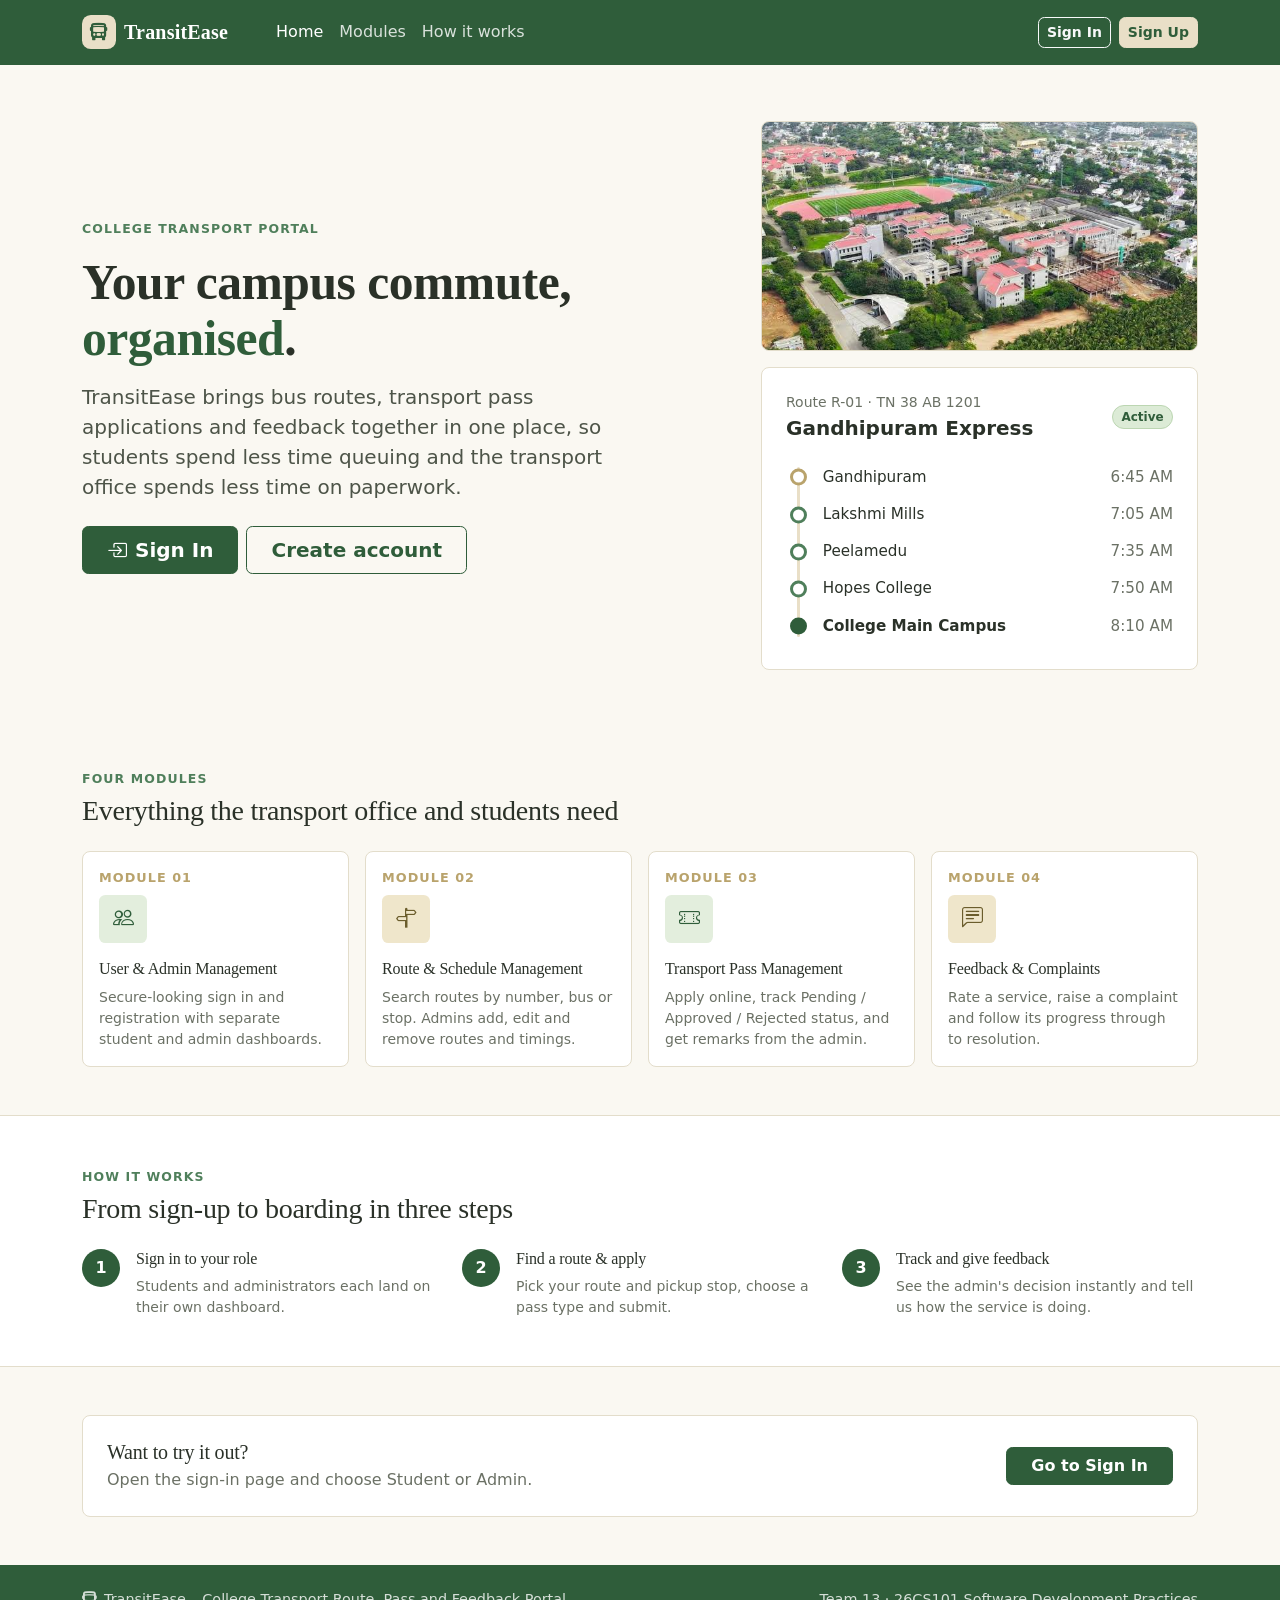
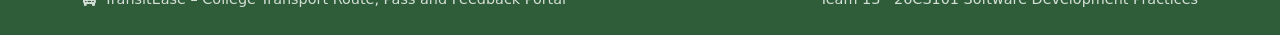
<file: index.html>
<!DOCTYPE html>
<html lang="en">
<head>
  <meta charset="UTF-8">
  <meta name="viewport" content="width=device-width, initial-scale=1">
  <title>Home | TransitEase</title>
  <!-- Bootstrap 5.3.3 and Bootstrap Icons (CDN) -->
  <link href="https://cdn.jsdelivr.net/npm/bootstrap@5.3.3/dist/css/bootstrap.min.css" rel="stylesheet">
  <link href="https://cdn.jsdelivr.net/npm/bootstrap-icons@1.11.3/font/bootstrap-icons.min.css" rel="stylesheet">
  <!-- Common TransitEase styles -->
  <link href="responsive.css" rel="stylesheet">
</head>
<body>
  <nav class="navbar navbar-expand-lg navbar-dark public-navbar">
    <div class="container">
      <a class="navbar-brand" href="index.html"><span class="brand-mark"><i class="bi bi-bus-front-fill"></i></span>TransitEase</a>
      <button class="navbar-toggler" type="button" data-bs-toggle="collapse" data-bs-target="#publicMenu" aria-controls="publicMenu" aria-expanded="false" aria-label="Toggle navigation"><span class="navbar-toggler-icon"></span></button>
      <div class="collapse navbar-collapse" id="publicMenu">
        <ul class="navbar-nav me-auto mb-2 mb-lg-0 ms-lg-4">
          <li class="nav-item"><a class="nav-link active" href="index.html">Home</a></li>
          <li class="nav-item"><a class="nav-link" href="index.html#modules">Modules</a></li>
          <li class="nav-item"><a class="nav-link" href="index.html#how">How it works</a></li>
        </ul>
        <div class="d-flex gap-2">
          <a class="btn btn-outline-light btn-sm" href="signin.html">Sign In</a>
          <a class="btn btn-light-mint btn-sm" href="signup.html">Sign Up</a>
        </div>
      </div>
    </div>
  </nav>

  <header class="hero">
    <div class="container">
      <div class="row align-items-center g-5">
        <div class="col-lg-6">
          <span class="eyebrow mb-3">College Transport Portal</span>
          <h1 class="mb-3">Your campus commute, <span class="text-primary">organised</span>.</h1>
          <p class="lead mb-4">TransitEase brings bus routes, transport pass applications and feedback together in one place, so students spend less time queuing and the transport office spends less time on paperwork.</p>
          <div class="d-flex flex-wrap gap-2">
            <a href="signin.html" class="btn btn-primary btn-lg px-4"><i class="bi bi-box-arrow-in-right me-2"></i>Sign In</a>
            <a href="signup.html" class="btn btn-outline-primary btn-lg px-4">Create account</a>
          </div>
        </div>
        <div class="col-lg-5 offset-lg-1">
          <img src="images/college.jpg" alt="Aerial view of the college campus" class="campus-img mb-3">
            <div class="route-card" aria-label="Sample bus route">
            <div class="d-flex justify-content-between align-items-center mb-3">
              <div><div class="small text-muted">Route R-01 · TN 38 AB 1201</div><div class="fw-semibold fs-5">Gandhipuram Express</div></div>
              <span class="badge status-badge badge-approved">Active</span>
            </div>
            <ul class="route-line">
              <li class="start"><span>Gandhipuram</span><span class="t">6:45 AM</span></li>
              <li><span>Lakshmi Mills</span><span class="t">7:05 AM</span></li>
              <li><span>Peelamedu</span><span class="t">7:35 AM</span></li>
              <li><span>Hopes College</span><span class="t">7:50 AM</span></li>
              <li class="end"><span class="fw-semibold">College Main Campus</span><span class="t">8:10 AM</span></li>
            </ul>
          </div>
        </div>
      </div>
    </div>
  </header>

  <section class="py-5" id="modules">
    <div class="container">
      <div class="mb-4"><span class="eyebrow">Four modules</span><h2 class="h3 mt-1">Everything the transport office and students need</h2></div>
      <div class="row g-3">
        <div class="col-12 col-md-6 col-lg-3"><div class="card module-card"><div class="card-body">
          <div class="module-no mb-2">MODULE 01</div><span class="stat-icon mb-3"><i class="bi bi-people"></i></span>
          <h3 class="h6">User &amp; Admin Management</h3><p class="small text-muted mb-0">Secure-looking sign in and registration with separate student and admin dashboards.</p></div></div></div>
        <div class="col-12 col-md-6 col-lg-3"><div class="card module-card"><div class="card-body">
          <div class="module-no mb-2">MODULE 02</div><span class="stat-icon blue mb-3"><i class="bi bi-signpost-split"></i></span>
          <h3 class="h6">Route &amp; Schedule Management</h3><p class="small text-muted mb-0">Search routes by number, bus or stop. Admins add, edit and remove routes and timings.</p></div></div></div>
        <div class="col-12 col-md-6 col-lg-3"><div class="card module-card"><div class="card-body">
          <div class="module-no mb-2">MODULE 03</div><span class="stat-icon mb-3"><i class="bi bi-ticket-perforated"></i></span>
          <h3 class="h6">Transport Pass Management</h3><p class="small text-muted mb-0">Apply online, track Pending / Approved / Rejected status, and get remarks from the admin.</p></div></div></div>
        <div class="col-12 col-md-6 col-lg-3"><div class="card module-card"><div class="card-body">
          <div class="module-no mb-2">MODULE 04</div><span class="stat-icon blue mb-3"><i class="bi bi-chat-left-text"></i></span>
          <h3 class="h6">Feedback &amp; Complaints</h3><p class="small text-muted mb-0">Rate a service, raise a complaint and follow its progress through to resolution.</p></div></div></div>
      </div>
    </div>
  </section>

  <section class="band py-5" id="how">
    <div class="container">
      <div class="mb-4"><span class="eyebrow">How it works</span><h2 class="h3 mt-1">From sign-up to boarding in three steps</h2></div>
      <div class="row g-4">
        <div class="col-md-4 d-flex gap-3"><span class="step-no">1</span><div><h3 class="h6">Sign in to your role</h3><p class="text-muted small mb-0">Students and administrators each land on their own dashboard.</p></div></div>
        <div class="col-md-4 d-flex gap-3"><span class="step-no">2</span><div><h3 class="h6">Find a route &amp; apply</h3><p class="text-muted small mb-0">Pick your route and pickup stop, choose a pass type and submit.</p></div></div>
        <div class="col-md-4 d-flex gap-3"><span class="step-no">3</span><div><h3 class="h6">Track and give feedback</h3><p class="text-muted small mb-0">See the admin's decision instantly and tell us how the service is doing.</p></div></div>
      </div>
    </div>
  </section>

  <section class="py-5">
    <div class="container">
      <div class="card"><div class="card-body p-4 d-flex flex-wrap justify-content-between align-items-center gap-3">
        <div><h2 class="h5 mb-1">Want to try it out?</h2><p class="text-muted mb-0">Open the sign-in page and choose Student or Admin.</p></div>
        <a href="signin.html" class="btn btn-primary px-4">Go to Sign In</a>
      </div></div>
    </div>
  </section>

  <footer class="site-footer py-4">
    <div class="container d-flex flex-wrap justify-content-between gap-2">
      <span><i class="bi bi-bus-front-fill me-2"></i>TransitEase – College Transport Route, Pass and Feedback Portal</span>
      <span>Team 13 · 26CS101 Software Development Practices</span>
    </div>
  </footer>

  <!-- Bootstrap JS bundle (navbar toggler, dropdowns, collapse, offcanvas and modals). No custom JavaScript is used. -->
  <script src="https://cdn.jsdelivr.net/npm/bootstrap@5.3.3/dist/js/bootstrap.bundle.min.js"></script>
</body>
</html>
</file>
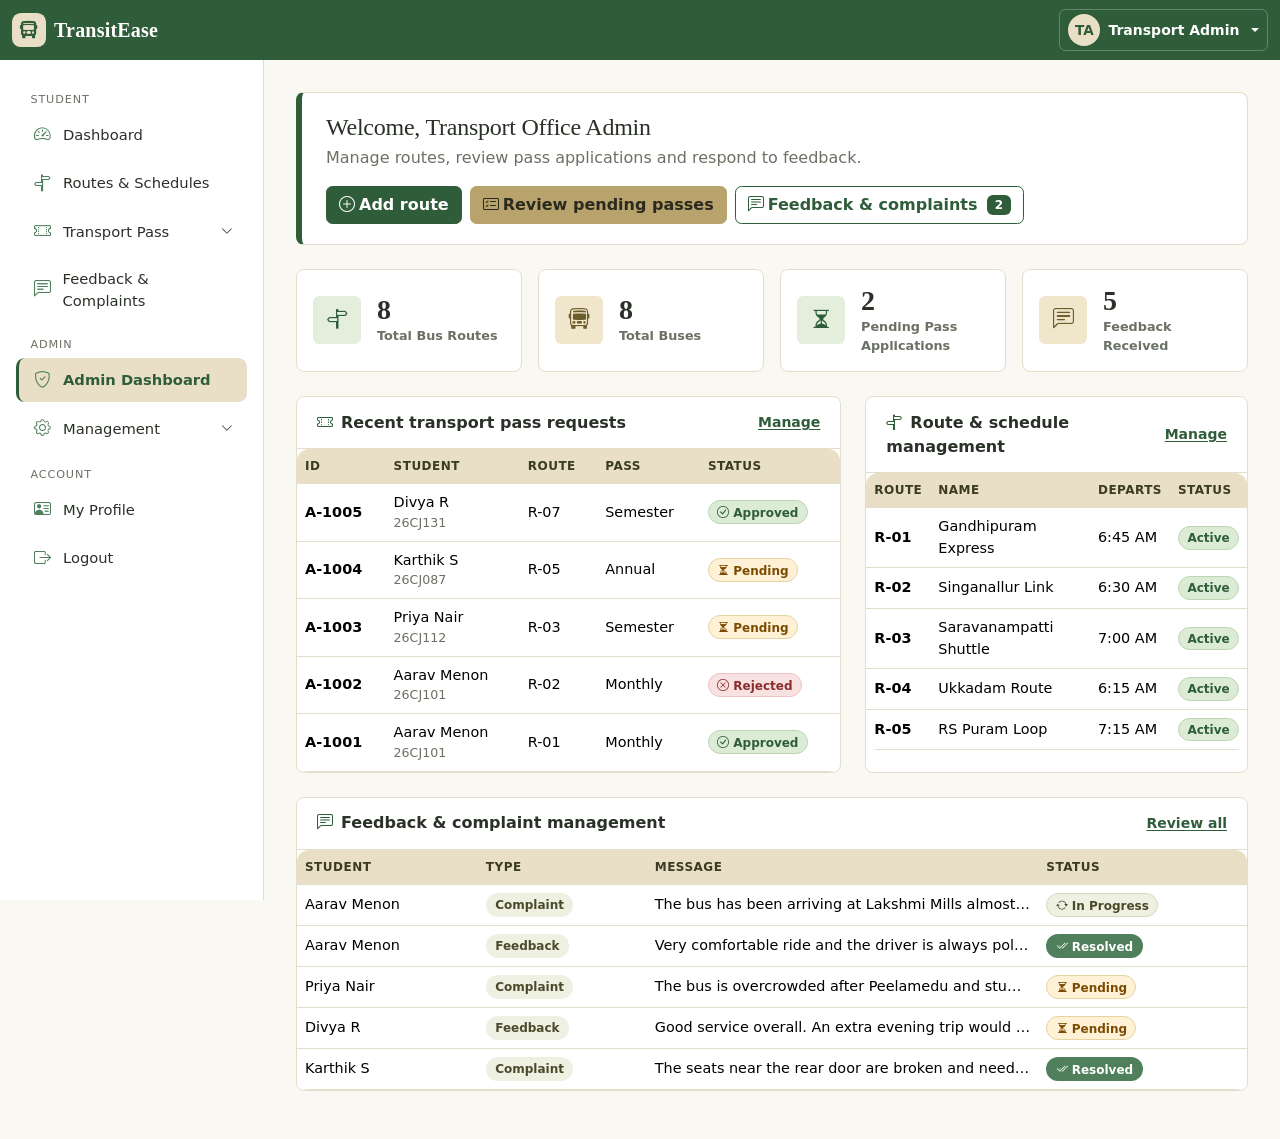
<file: admin-dashboard.html>
<!DOCTYPE html>
<html lang="en">
<head>
  <meta charset="UTF-8">
  <meta name="viewport" content="width=device-width, initial-scale=1">
  <title>Admin Dashboard | TransitEase</title>
  <!-- Bootstrap 5.3.3 and Bootstrap Icons (CDN) -->
  <link href="https://cdn.jsdelivr.net/npm/bootstrap@5.3.3/dist/css/bootstrap.min.css" rel="stylesheet">
  <link href="https://cdn.jsdelivr.net/npm/bootstrap-icons@1.11.3/font/bootstrap-icons.min.css" rel="stylesheet">
  <!-- Common TransitEase styles -->
  <link href="responsive.css" rel="stylesheet">
</head>
<body>
  <!-- Top navbar -->
  <nav class="navbar navbar-expand-lg navbar-dark app-navbar sticky-top py-0">
    <div class="container-fluid">
      <button class="navbar-toggler d-lg-none me-2" type="button" data-bs-toggle="offcanvas" data-bs-target="#sidebarMenu" aria-controls="sidebarMenu" aria-label="Open menu"><span class="navbar-toggler-icon"></span></button>
      <a class="navbar-brand" href="admin-dashboard.html"><span class="brand-mark"><i class="bi bi-bus-front-fill"></i></span>TransitEase</a>
      <div class="dropdown ms-auto">
        <button class="btn btn-sm user-menu-btn dropdown-toggle d-flex align-items-center gap-2" type="button" data-bs-toggle="dropdown" aria-expanded="false">
          <span class="avatar">TA</span><span class="d-none d-sm-inline">Transport Admin</span></button>
        <ul class="dropdown-menu dropdown-menu-end">
          <li><a class="dropdown-item" href="profile.html"><i class="bi bi-person me-2"></i>My Profile</a></li>
          <li><hr class="dropdown-divider"></li>
          <li><a class="dropdown-item text-danger" href="signin.html"><i class="bi bi-box-arrow-right me-2"></i>Logout</a></li>
        </ul>
      </div>
    </div>
  </nav>
  <div class="app-body">
    <!-- Sidebar: offcanvas on small screens, fixed panel on large screens -->
    <aside class="app-sidebar offcanvas-lg offcanvas-start" id="sidebarMenu" tabindex="-1" aria-label="Main navigation">
      <div class="offcanvas-header d-lg-none">
        <h5 class="offcanvas-title text-white"><i class="bi bi-bus-front-fill me-2"></i>TransitEase</h5>
        <button type="button" class="btn-close btn-close-white" data-bs-dismiss="offcanvas" data-bs-target="#sidebarMenu" aria-label="Close menu"></button>
      </div>
      <div class="offcanvas-body d-flex flex-column p-3">
        <div class="side-section">Student</div>
        <ul class="nav flex-column gap-1">
          <li class="nav-item"><a class="side-link" href="student-dashboard.html"><i class="bi bi-speedometer2"></i><span>Dashboard</span></a></li>
          <li class="nav-item"><a class="side-link" href="routes.html"><i class="bi bi-signpost-split"></i><span>Routes &amp; Schedules</span></a></li>
          <li class="nav-item">
            <a class="side-link" data-bs-toggle="collapse" href="#menuPass" role="button" aria-expanded="false" aria-controls="menuPass"><i class="bi bi-ticket-perforated"></i><span>Transport Pass</span><i class="bi bi-chevron-down chev"></i></a>
            <div class="collapse" id="menuPass"><ul class="side-sub"><li><a class="side-link" href="pass-application.html"><i class="bi bi-pencil-square"></i><span>Apply for Pass</span></a></li><li><a class="side-link" href="application-status.html"><i class="bi bi-card-checklist"></i><span>Application Status</span></a></li></ul></div></li>
          <li class="nav-item"><a class="side-link" href="feedback.html"><i class="bi bi-chat-left-text"></i><span>Feedback &amp; Complaints</span></a></li>
        </ul>
        <div class="side-section">Admin</div>
        <ul class="nav flex-column gap-1">
          <li class="nav-item"><a class="side-link active" href="admin-dashboard.html" aria-current="page"><i class="bi bi-shield-check"></i><span>Admin Dashboard</span></a></li>
          <li class="nav-item">
            <a class="side-link" data-bs-toggle="collapse" href="#menuAdmin" role="button" aria-expanded="false" aria-controls="menuAdmin"><i class="bi bi-gear"></i><span>Management</span><i class="bi bi-chevron-down chev"></i></a>
            <div class="collapse" id="menuAdmin"><ul class="side-sub"><li><a class="side-link" href="routes.html#admin-routes"><i class="bi bi-signpost"></i><span>Manage Routes</span></a></li><li><a class="side-link" href="application-status.html#admin-review"><i class="bi bi-check2-square"></i><span>Review Applications</span></a></li><li><a class="side-link" href="feedback.html#admin-feedback"><i class="bi bi-reply"></i><span>Manage Feedback</span></a></li></ul></div></li>
        </ul>
        <div class="side-section">Account</div>
        <ul class="nav flex-column gap-1">
          <li class="nav-item"><a class="side-link" href="profile.html"><i class="bi bi-person-vcard"></i><span>My Profile</span></a></li>
          <li class="nav-item"><a class="side-link" href="signin.html"><i class="bi bi-box-arrow-right"></i><span>Logout</span></a></li>
        </ul>
      </div>
    </aside>
    <main class="app-main" id="main">
      <div class="welcome-banner mb-4">
        <h1 class="h4 mb-1">Welcome, Transport Office Admin</h1>
        <p class="text-muted mb-3">Manage routes, review pass applications and respond to feedback.</p>
        <div class="d-flex flex-wrap gap-2">
          <a href="routes.html#admin-routes" class="btn btn-primary"><i class="bi bi-plus-circle me-1"></i>Add route</a>
          <a href="application-status.html#admin-review" class="btn btn-secondary"><i class="bi bi-card-checklist me-1"></i>Review pending passes</a>
          <a href="feedback.html#admin-feedback" class="btn btn-outline-primary"><i class="bi bi-chat-left-text me-1"></i>Feedback &amp; complaints <span class="badge bg-primary ms-1">2</span></a>
        </div>
      </div>

      <div class="row g-3 mb-4">
        <div class="col-12 col-sm-6 col-xl-3"><div class="card stat-card h-100"><div class="card-body">
          <span class="stat-icon "><i class="bi bi-signpost-split"></i></span>
          <div><div class="stat-value">8</div><div class="stat-label">Total Bus Routes</div></div></div></div></div>
        <div class="col-12 col-sm-6 col-xl-3"><div class="card stat-card h-100"><div class="card-body">
          <span class="stat-icon blue"><i class="bi bi-bus-front"></i></span>
          <div><div class="stat-value">8</div><div class="stat-label">Total Buses</div></div></div></div></div>
        <div class="col-12 col-sm-6 col-xl-3"><div class="card stat-card h-100"><div class="card-body">
          <span class="stat-icon "><i class="bi bi-hourglass-split"></i></span>
          <div><div class="stat-value">2</div><div class="stat-label">Pending Pass Applications</div></div></div></div></div>
        <div class="col-12 col-sm-6 col-xl-3"><div class="card stat-card h-100"><div class="card-body">
          <span class="stat-icon blue"><i class="bi bi-chat-left-text"></i></span>
          <div><div class="stat-value">5</div><div class="stat-label">Feedback Received</div></div></div></div></div>
      </div>

      <div class="row g-4 mb-4">
        <div class="col-xl-7"><div class="card h-100">
          <div class="card-header d-flex justify-content-between align-items-center"><span><i class="bi bi-ticket-perforated me-2 text-primary"></i>Recent transport pass requests</span><a href="application-status.html#admin-review" class="small">Manage</a></div>
          <div class="table-responsive"><table class="table table-hover"><thead><tr><th>ID</th><th>Student</th><th>Route</th><th>Pass</th><th>Status</th></tr></thead><tbody><tr><td class="fw-semibold">A-1005</td><td>Divya R<div class="small text-muted">26CJ131</div></td><td>R-07</td><td>Semester</td><td><span class="badge status-badge badge-approved"><i class="bi bi-check-circle me-1"></i>Approved</span></td></tr><tr><td class="fw-semibold">A-1004</td><td>Karthik S<div class="small text-muted">26CJ087</div></td><td>R-05</td><td>Annual</td><td><span class="badge status-badge badge-pending"><i class="bi bi-hourglass-split me-1"></i>Pending</span></td></tr><tr><td class="fw-semibold">A-1003</td><td>Priya Nair<div class="small text-muted">26CJ112</div></td><td>R-03</td><td>Semester</td><td><span class="badge status-badge badge-pending"><i class="bi bi-hourglass-split me-1"></i>Pending</span></td></tr><tr><td class="fw-semibold">A-1002</td><td>Aarav Menon<div class="small text-muted">26CJ101</div></td><td>R-02</td><td>Monthly</td><td><span class="badge status-badge badge-rejected"><i class="bi bi-x-circle me-1"></i>Rejected</span></td></tr><tr><td class="fw-semibold">A-1001</td><td>Aarav Menon<div class="small text-muted">26CJ101</div></td><td>R-01</td><td>Monthly</td><td><span class="badge status-badge badge-approved"><i class="bi bi-check-circle me-1"></i>Approved</span></td></tr></tbody></table></div></div></div>
        <div class="col-xl-5"><div class="card h-100">
          <div class="card-header d-flex justify-content-between align-items-center"><span><i class="bi bi-signpost-split me-2 text-primary"></i>Route &amp; schedule management</span><a href="routes.html#admin-routes" class="small">Manage</a></div>
          <div class="table-responsive"><table class="table table-hover"><thead><tr><th>Route</th><th>Name</th><th>Departs</th><th>Status</th></tr></thead><tbody><tr><td class="fw-semibold">R-01</td><td>Gandhipuram Express</td><td>6:45 AM</td><td><span class="badge status-badge badge-approved">Active</span></td></tr><tr><td class="fw-semibold">R-02</td><td>Singanallur Link</td><td>6:30 AM</td><td><span class="badge status-badge badge-approved">Active</span></td></tr><tr><td class="fw-semibold">R-03</td><td>Saravanampatti Shuttle</td><td>7:00 AM</td><td><span class="badge status-badge badge-approved">Active</span></td></tr><tr><td class="fw-semibold">R-04</td><td>Ukkadam Route</td><td>6:15 AM</td><td><span class="badge status-badge badge-approved">Active</span></td></tr><tr><td class="fw-semibold">R-05</td><td>RS Puram Loop</td><td>7:15 AM</td><td><span class="badge status-badge badge-approved">Active</span></td></tr></tbody></table></div></div></div>
      </div>

      <div class="card">
        <div class="card-header d-flex justify-content-between align-items-center"><span><i class="bi bi-chat-left-text me-2 text-primary"></i>Feedback &amp; complaint management</span><a href="feedback.html#admin-feedback" class="small">Review all</a></div>
        <div class="table-responsive"><table class="table table-hover"><thead><tr><th>Student</th><th>Type</th><th>Message</th><th>Status</th></tr></thead><tbody><tr><td>Aarav Menon</td><td><span class="badge status-badge badge-type">Complaint</span></td><td class="truncate-cell">The bus has been arriving at Lakshmi Mills almost 15 minutes late for the past week.</td><td><span class="badge status-badge badge-progress"><i class="bi bi-arrow-repeat me-1"></i>In Progress</span></td></tr><tr><td>Aarav Menon</td><td><span class="badge status-badge badge-type">Feedback</span></td><td class="truncate-cell">Very comfortable ride and the driver is always polite. Thank you!</td><td><span class="badge status-badge badge-resolved"><i class="bi bi-check2-all me-1"></i>Resolved</span></td></tr><tr><td>Priya Nair</td><td><span class="badge status-badge badge-type">Complaint</span></td><td class="truncate-cell">The bus is overcrowded after Peelamedu and students are forced to stand on the footboard.</td><td><span class="badge status-badge badge-pending"><i class="bi bi-hourglass-split me-1"></i>Pending</span></td></tr><tr><td>Divya R</td><td><span class="badge status-badge badge-type">Feedback</span></td><td class="truncate-cell">Good service overall. An extra evening trip would be really helpful.</td><td><span class="badge status-badge badge-pending"><i class="bi bi-hourglass-split me-1"></i>Pending</span></td></tr><tr><td>Karthik S</td><td><span class="badge status-badge badge-type">Complaint</span></td><td class="truncate-cell">The seats near the rear door are broken and need repair.</td><td><span class="badge status-badge badge-resolved"><i class="bi bi-check2-all me-1"></i>Resolved</span></td></tr></tbody></table></div>
      </div>
    </main>
  </div>

  <!-- Bootstrap JS bundle (navbar toggler, dropdowns, collapse, offcanvas and modals). No custom JavaScript is used. -->
  <script src="https://cdn.jsdelivr.net/npm/bootstrap@5.3.3/dist/js/bootstrap.bundle.min.js"></script>
</body>
</html>
</file>
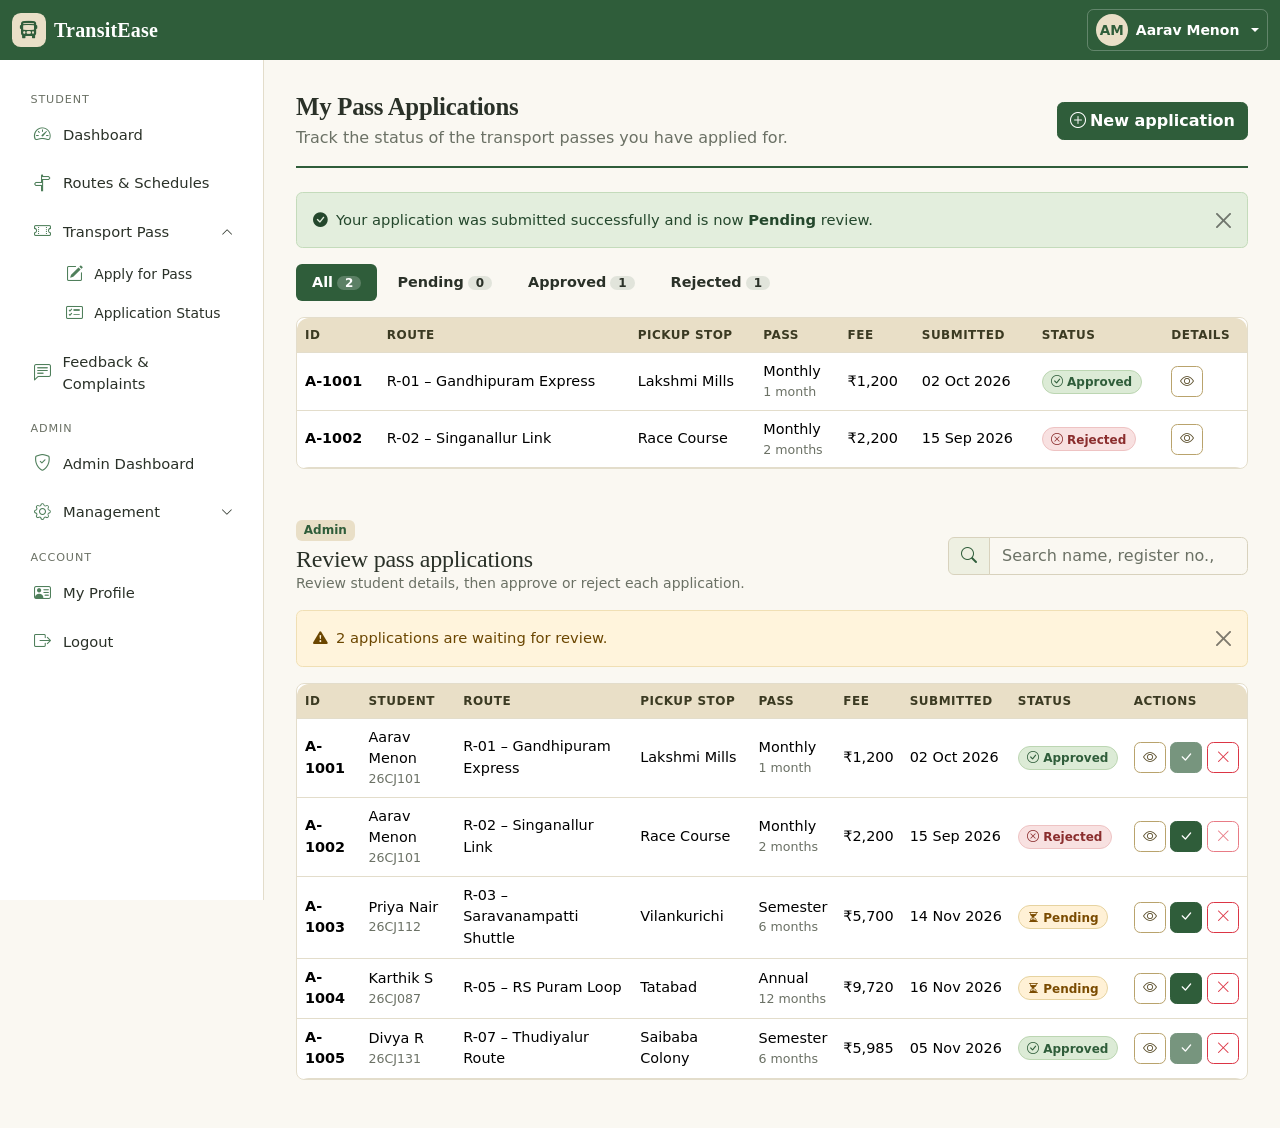
<file: application-status.html>
<!DOCTYPE html>
<html lang="en">
<head>
  <meta charset="UTF-8">
  <meta name="viewport" content="width=device-width, initial-scale=1">
  <title>Application Status | TransitEase</title>
  <!-- Bootstrap 5.3.3 and Bootstrap Icons (CDN) -->
  <link href="https://cdn.jsdelivr.net/npm/bootstrap@5.3.3/dist/css/bootstrap.min.css" rel="stylesheet">
  <link href="https://cdn.jsdelivr.net/npm/bootstrap-icons@1.11.3/font/bootstrap-icons.min.css" rel="stylesheet">
  <!-- Common TransitEase styles -->
  <link href="responsive.css" rel="stylesheet">
</head>
<body>
  <!-- Top navbar -->
  <nav class="navbar navbar-expand-lg navbar-dark app-navbar sticky-top py-0">
    <div class="container-fluid">
      <button class="navbar-toggler d-lg-none me-2" type="button" data-bs-toggle="offcanvas" data-bs-target="#sidebarMenu" aria-controls="sidebarMenu" aria-label="Open menu"><span class="navbar-toggler-icon"></span></button>
      <a class="navbar-brand" href="student-dashboard.html"><span class="brand-mark"><i class="bi bi-bus-front-fill"></i></span>TransitEase</a>
      <div class="dropdown ms-auto">
        <button class="btn btn-sm user-menu-btn dropdown-toggle d-flex align-items-center gap-2" type="button" data-bs-toggle="dropdown" aria-expanded="false">
          <span class="avatar">AM</span><span class="d-none d-sm-inline">Aarav Menon</span></button>
        <ul class="dropdown-menu dropdown-menu-end">
          <li><a class="dropdown-item" href="profile.html"><i class="bi bi-person me-2"></i>My Profile</a></li>
          <li><hr class="dropdown-divider"></li>
          <li><a class="dropdown-item text-danger" href="signin.html"><i class="bi bi-box-arrow-right me-2"></i>Logout</a></li>
        </ul>
      </div>
    </div>
  </nav>
  <div class="app-body">
    <!-- Sidebar: offcanvas on small screens, fixed panel on large screens -->
    <aside class="app-sidebar offcanvas-lg offcanvas-start" id="sidebarMenu" tabindex="-1" aria-label="Main navigation">
      <div class="offcanvas-header d-lg-none">
        <h5 class="offcanvas-title text-white"><i class="bi bi-bus-front-fill me-2"></i>TransitEase</h5>
        <button type="button" class="btn-close btn-close-white" data-bs-dismiss="offcanvas" data-bs-target="#sidebarMenu" aria-label="Close menu"></button>
      </div>
      <div class="offcanvas-body d-flex flex-column p-3">
        <div class="side-section">Student</div>
        <ul class="nav flex-column gap-1">
          <li class="nav-item"><a class="side-link" href="student-dashboard.html"><i class="bi bi-speedometer2"></i><span>Dashboard</span></a></li>
          <li class="nav-item"><a class="side-link" href="routes.html"><i class="bi bi-signpost-split"></i><span>Routes &amp; Schedules</span></a></li>
          <li class="nav-item">
            <a class="side-link" data-bs-toggle="collapse" href="#menuPass" role="button" aria-expanded="true" aria-controls="menuPass"><i class="bi bi-ticket-perforated"></i><span>Transport Pass</span><i class="bi bi-chevron-down chev"></i></a>
            <div class="collapse show" id="menuPass"><ul class="side-sub"><li><a class="side-link" href="pass-application.html"><i class="bi bi-pencil-square"></i><span>Apply for Pass</span></a></li><li><a class="side-link" href="application-status.html"><i class="bi bi-card-checklist"></i><span>Application Status</span></a></li></ul></div></li>
          <li class="nav-item"><a class="side-link" href="feedback.html"><i class="bi bi-chat-left-text"></i><span>Feedback &amp; Complaints</span></a></li>
        </ul>
        <div class="side-section">Admin</div>
        <ul class="nav flex-column gap-1">
          <li class="nav-item"><a class="side-link" href="admin-dashboard.html"><i class="bi bi-shield-check"></i><span>Admin Dashboard</span></a></li>
          <li class="nav-item">
            <a class="side-link" data-bs-toggle="collapse" href="#menuAdmin" role="button" aria-expanded="false" aria-controls="menuAdmin"><i class="bi bi-gear"></i><span>Management</span><i class="bi bi-chevron-down chev"></i></a>
            <div class="collapse" id="menuAdmin"><ul class="side-sub"><li><a class="side-link" href="routes.html#admin-routes"><i class="bi bi-signpost"></i><span>Manage Routes</span></a></li><li><a class="side-link active" href="application-status.html#admin-review"><i class="bi bi-check2-square"></i><span>Review Applications</span></a></li><li><a class="side-link" href="feedback.html#admin-feedback"><i class="bi bi-reply"></i><span>Manage Feedback</span></a></li></ul></div></li>
        </ul>
        <div class="side-section">Account</div>
        <ul class="nav flex-column gap-1">
          <li class="nav-item"><a class="side-link" href="profile.html"><i class="bi bi-person-vcard"></i><span>My Profile</span></a></li>
          <li class="nav-item"><a class="side-link" href="signin.html"><i class="bi bi-box-arrow-right"></i><span>Logout</span></a></li>
        </ul>
      </div>
    </aside>
    <main class="app-main" id="main">
      <div class="page-header d-flex flex-wrap justify-content-between align-items-center gap-2 mb-4">
        <div><h1 class="mb-1">My Pass Applications</h1><p class="text-muted mb-0">Track the status of the transport passes you have applied for.</p></div>
        <a href="pass-application.html" class="btn btn-primary"><i class="bi bi-plus-circle me-1"></i>New application</a>
      </div>
      <div class="alert alert-success alert-dismissible fade show" role="alert"><i class="bi bi-check-circle-fill me-2"></i>Your application was submitted successfully and is now <strong>Pending</strong> review.<button type="button" class="btn-close" data-bs-dismiss="alert" aria-label="Close"></button></div>

      <ul class="nav nav-pills gap-1 mb-3"><li class="nav-item"><span class="nav-link active">All<span class="count">2</span></span></li><li class="nav-item"><span class="nav-link">Pending<span class="count">0</span></span></li><li class="nav-item"><span class="nav-link">Approved<span class="count">1</span></span></li><li class="nav-item"><span class="nav-link">Rejected<span class="count">1</span></span></li></ul>
      <div class="card table-card mb-5"><div class="table-responsive"><table class="table table-hover">
        <thead><tr><th>ID</th><th>Route</th><th>Pickup stop</th><th>Pass</th><th>Fee</th><th>Submitted</th><th>Status</th><th>Details</th></tr></thead>
        <tbody>
<tr><td class="fw-semibold">A-1001</td><td>R-01 – Gandhipuram Express</td><td>Lakshmi Mills</td><td>Monthly<div class="small text-muted">1 month</div></td><td>₹1,200</td><td class="text-nowrap">02 Oct 2026</td><td><span class="badge status-badge badge-approved"><i class="bi bi-check-circle me-1"></i>Approved</span></td>
            <td><button class="btn btn-sm btn-outline-secondary" data-bs-toggle="modal" data-bs-target="#detailsModal" title="View details"><i class="bi bi-eye"></i></button></td></tr>
<tr><td class="fw-semibold">A-1002</td><td>R-02 – Singanallur Link</td><td>Race Course</td><td>Monthly<div class="small text-muted">2 months</div></td><td>₹2,200</td><td class="text-nowrap">15 Sep 2026</td><td><span class="badge status-badge badge-rejected"><i class="bi bi-x-circle me-1"></i>Rejected</span></td>
            <td><button class="btn btn-sm btn-outline-secondary" data-bs-toggle="modal" data-bs-target="#detailsModal" title="View details"><i class="bi bi-eye"></i></button></td></tr>
        </tbody></table></div></div>

      <!-- Admin section -->
      <section id="admin-review">
        <div class="d-flex flex-wrap justify-content-between align-items-center gap-2 mb-3">
          <div><span class="badge badge-role mb-1">Admin</span><h2 class="h4 mb-0">Review pass applications</h2><p class="text-muted small mb-0">Review student details, then approve or reject each application.</p></div>
          <div class="input-group" style="max-width:300px"><span class="input-group-text"><i class="bi bi-search"></i></span><input type="search" class="form-control" placeholder="Search name, register no., ID" aria-label="Search applications"></div>
        </div>
        <div class="alert alert-warning alert-dismissible fade show" role="alert"><i class="bi bi-exclamation-triangle-fill me-2"></i>2 applications are waiting for review.<button type="button" class="btn-close" data-bs-dismiss="alert" aria-label="Close"></button></div>
        <div class="card table-card"><div class="table-responsive"><table class="table table-hover">
          <thead><tr><th>ID</th><th>Student</th><th>Route</th><th>Pickup stop</th><th>Pass</th><th>Fee</th><th>Submitted</th><th>Status</th><th>Actions</th></tr></thead>
          <tbody>
<tr><td class="fw-semibold">A-1001</td><td>Aarav Menon<div class="small text-muted">26CJ101</div></td><td>R-01 – Gandhipuram Express</td><td>Lakshmi Mills</td><td>Monthly<div class="small text-muted">1 month</div></td><td>₹1,200</td><td class="text-nowrap">02 Oct 2026</td><td><span class="badge status-badge badge-approved"><i class="bi bi-check-circle me-1"></i>Approved</span></td>
            <td class="text-nowrap"><button class="btn btn-sm btn-outline-secondary" data-bs-toggle="modal" data-bs-target="#detailsModal" title="View details"><i class="bi bi-eye"></i></button>
            <button class="btn btn-sm btn-primary" data-bs-toggle="modal" data-bs-target="#approveModal" title="Approve" disabled><i class="bi bi-check-lg"></i></button>
            <button class="btn btn-sm btn-outline-danger" data-bs-toggle="modal" data-bs-target="#rejectModal" title="Reject" ><i class="bi bi-x-lg"></i></button></td></tr>
<tr><td class="fw-semibold">A-1002</td><td>Aarav Menon<div class="small text-muted">26CJ101</div></td><td>R-02 – Singanallur Link</td><td>Race Course</td><td>Monthly<div class="small text-muted">2 months</div></td><td>₹2,200</td><td class="text-nowrap">15 Sep 2026</td><td><span class="badge status-badge badge-rejected"><i class="bi bi-x-circle me-1"></i>Rejected</span></td>
            <td class="text-nowrap"><button class="btn btn-sm btn-outline-secondary" data-bs-toggle="modal" data-bs-target="#detailsModal" title="View details"><i class="bi bi-eye"></i></button>
            <button class="btn btn-sm btn-primary" data-bs-toggle="modal" data-bs-target="#approveModal" title="Approve" ><i class="bi bi-check-lg"></i></button>
            <button class="btn btn-sm btn-outline-danger" data-bs-toggle="modal" data-bs-target="#rejectModal" title="Reject" disabled><i class="bi bi-x-lg"></i></button></td></tr>
<tr><td class="fw-semibold">A-1003</td><td>Priya Nair<div class="small text-muted">26CJ112</div></td><td>R-03 – Saravanampatti Shuttle</td><td>Vilankurichi</td><td>Semester<div class="small text-muted">6 months</div></td><td>₹5,700</td><td class="text-nowrap">14 Nov 2026</td><td><span class="badge status-badge badge-pending"><i class="bi bi-hourglass-split me-1"></i>Pending</span></td>
            <td class="text-nowrap"><button class="btn btn-sm btn-outline-secondary" data-bs-toggle="modal" data-bs-target="#detailsModal" title="View details"><i class="bi bi-eye"></i></button>
            <button class="btn btn-sm btn-primary" data-bs-toggle="modal" data-bs-target="#approveModal" title="Approve" ><i class="bi bi-check-lg"></i></button>
            <button class="btn btn-sm btn-outline-danger" data-bs-toggle="modal" data-bs-target="#rejectModal" title="Reject" ><i class="bi bi-x-lg"></i></button></td></tr>
<tr><td class="fw-semibold">A-1004</td><td>Karthik S<div class="small text-muted">26CJ087</div></td><td>R-05 – RS Puram Loop</td><td>Tatabad</td><td>Annual<div class="small text-muted">12 months</div></td><td>₹9,720</td><td class="text-nowrap">16 Nov 2026</td><td><span class="badge status-badge badge-pending"><i class="bi bi-hourglass-split me-1"></i>Pending</span></td>
            <td class="text-nowrap"><button class="btn btn-sm btn-outline-secondary" data-bs-toggle="modal" data-bs-target="#detailsModal" title="View details"><i class="bi bi-eye"></i></button>
            <button class="btn btn-sm btn-primary" data-bs-toggle="modal" data-bs-target="#approveModal" title="Approve" ><i class="bi bi-check-lg"></i></button>
            <button class="btn btn-sm btn-outline-danger" data-bs-toggle="modal" data-bs-target="#rejectModal" title="Reject" ><i class="bi bi-x-lg"></i></button></td></tr>
<tr><td class="fw-semibold">A-1005</td><td>Divya R<div class="small text-muted">26CJ131</div></td><td>R-07 – Thudiyalur Route</td><td>Saibaba Colony</td><td>Semester<div class="small text-muted">6 months</div></td><td>₹5,985</td><td class="text-nowrap">05 Nov 2026</td><td><span class="badge status-badge badge-approved"><i class="bi bi-check-circle me-1"></i>Approved</span></td>
            <td class="text-nowrap"><button class="btn btn-sm btn-outline-secondary" data-bs-toggle="modal" data-bs-target="#detailsModal" title="View details"><i class="bi bi-eye"></i></button>
            <button class="btn btn-sm btn-primary" data-bs-toggle="modal" data-bs-target="#approveModal" title="Approve" disabled><i class="bi bi-check-lg"></i></button>
            <button class="btn btn-sm btn-outline-danger" data-bs-toggle="modal" data-bs-target="#rejectModal" title="Reject" ><i class="bi bi-x-lg"></i></button></td></tr>
          </tbody></table></div></div>
      </section>
    </main>
  </div>

  <!-- Application details -->
  <div class="modal fade" id="detailsModal" tabindex="-1" aria-labelledby="detailsTitle" aria-hidden="true">
    <div class="modal-dialog modal-lg modal-dialog-scrollable"><div class="modal-content">
      <div class="modal-header"><h5 class="modal-title" id="detailsTitle">Application details</h5><button type="button" class="btn-close" data-bs-dismiss="modal" aria-label="Close"></button></div>
      <div class="modal-body">
        <div class="d-flex justify-content-between align-items-center mb-3"><h6 class="mb-0">A-1001</h6><span class="badge status-badge badge-approved"><i class="bi bi-check-circle me-1"></i>Approved</span></div>
        <dl class="row detail-grid mb-0">
          <div class="col-sm-6"><dt>Full name</dt><dd>Aarav Menon</dd></div>
          <div class="col-sm-6"><dt>Register number</dt><dd>26CJ101</dd></div>
          <div class="col-sm-6"><dt>College email</dt><dd class="text-break">student@transitease.edu</dd></div>
          <div class="col-sm-6"><dt>Mobile</dt><dd>9876543210</dd></div>
          <div class="col-sm-6"><dt>Date of birth</dt><dd>14 Mar 2007</dd></div>
          <div class="col-sm-6"><dt>Submitted on</dt><dd>02 Oct 2026</dd></div>
          <div class="col-sm-6"><dt>Route</dt><dd>R-01 – Gandhipuram Express<br><span class="small text-muted">TN 38 AB 1201</span></dd></div>
          <div class="col-sm-6"><dt>Pickup stop</dt><dd>Lakshmi Mills</dd></div>
          <div class="col-sm-6"><dt>Pass type</dt><dd>Monthly · 1 month</dd></div>
          <div class="col-sm-6"><dt>Fee</dt><dd>₹1,200</dd></div>
          <div class="col-12"><dt>Admin remark (03 Oct 2026)</dt><dd>Approved. Collect your pass card from the transport office.</dd></div>
        </dl>
      </div>
      <div class="modal-footer"><button type="button" class="btn btn-outline-secondary" data-bs-dismiss="modal">Close</button></div>
    </div></div>
  </div>

  <!-- Confirm approval -->
  <div class="modal fade" id="approveModal" tabindex="-1" aria-labelledby="approveTitle" aria-hidden="true">
    <div class="modal-dialog modal-dialog-centered"><form class="modal-content" action="application-status.html#admin-review" method="get">
      <div class="modal-header"><h5 class="modal-title text-primary" id="approveTitle"><i class="bi bi-check-circle me-2"></i>Approve application?</h5><button type="button" class="btn-close" data-bs-dismiss="modal" aria-label="Close"></button></div>
      <div class="modal-body"><p class="mb-3">The student will see the status change to <strong>Approved</strong>.</p>
        <label for="approveRemark" class="form-label">Remark for the student <span class="text-muted fw-normal">(optional)</span></label>
        <textarea class="form-control" id="approveRemark" name="remark" rows="3" maxlength="200" placeholder="e.g. Collect your pass card from the transport office."></textarea></div>
      <div class="modal-footer"><button type="button" class="btn btn-outline-secondary" data-bs-dismiss="modal">Cancel</button><button type="submit" class="btn btn-primary">Approve</button></div>
    </form></div>
  </div>

  <!-- Confirm rejection -->
  <div class="modal fade" id="rejectModal" tabindex="-1" aria-labelledby="rejectTitle" aria-hidden="true">
    <div class="modal-dialog modal-dialog-centered"><form class="modal-content" action="application-status.html#admin-review" method="get">
      <div class="modal-header"><h5 class="modal-title text-danger" id="rejectTitle"><i class="bi bi-x-circle me-2"></i>Reject application?</h5><button type="button" class="btn-close" data-bs-dismiss="modal" aria-label="Close"></button></div>
      <div class="modal-body"><p class="mb-3">The student will see the status change to <strong>Rejected</strong>.</p>
        <label for="rejectRemark" class="form-label">Reason for rejection <span class="text-muted fw-normal">(optional)</span></label>
        <textarea class="form-control" id="rejectRemark" name="remark" rows="3" maxlength="200" placeholder="Tell the student why, so they can re-apply correctly."></textarea></div>
      <div class="modal-footer"><button type="button" class="btn btn-outline-secondary" data-bs-dismiss="modal">Cancel</button><button type="submit" class="btn btn-danger">Reject</button></div>
    </form></div>
  </div>
  <!-- Bootstrap JS bundle (navbar toggler, dropdowns, collapse, offcanvas and modals). No custom JavaScript is used. -->
  <script src="https://cdn.jsdelivr.net/npm/bootstrap@5.3.3/dist/js/bootstrap.bundle.min.js"></script>
</body>
</html>
</file>
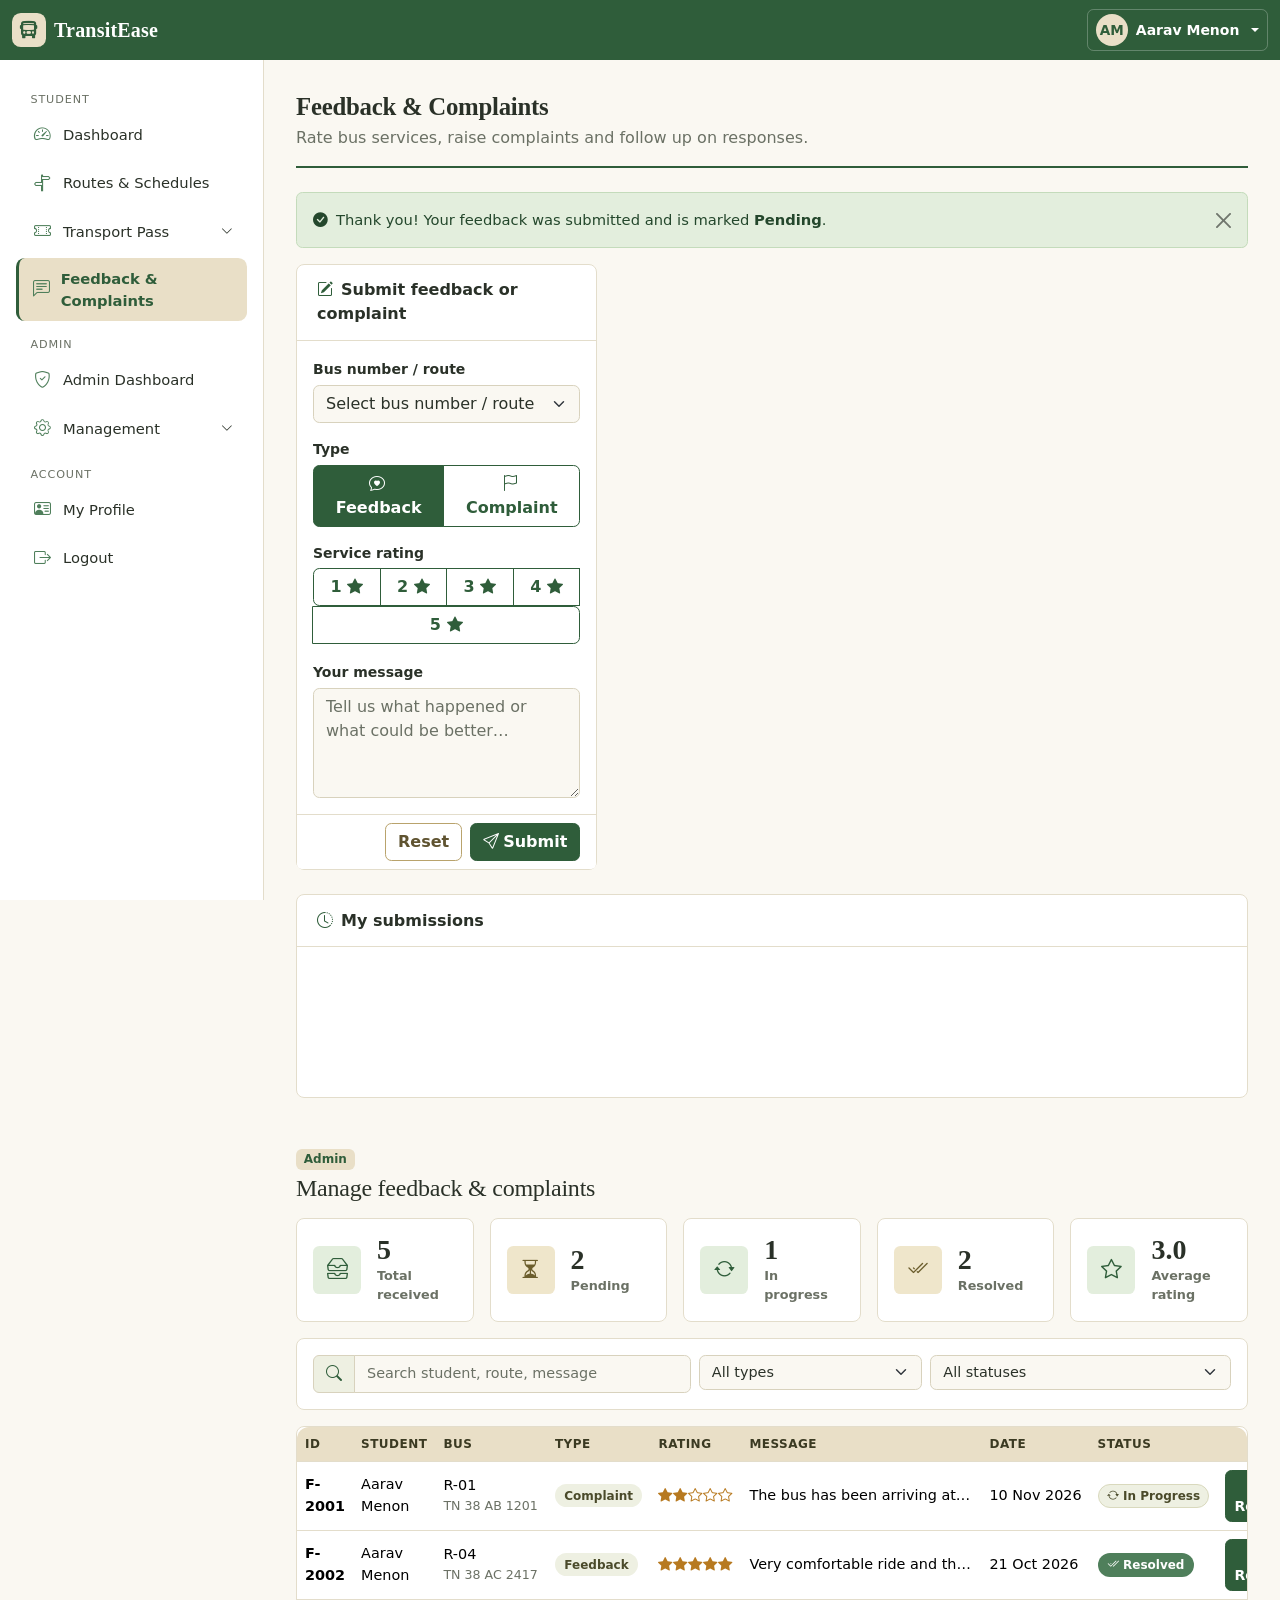
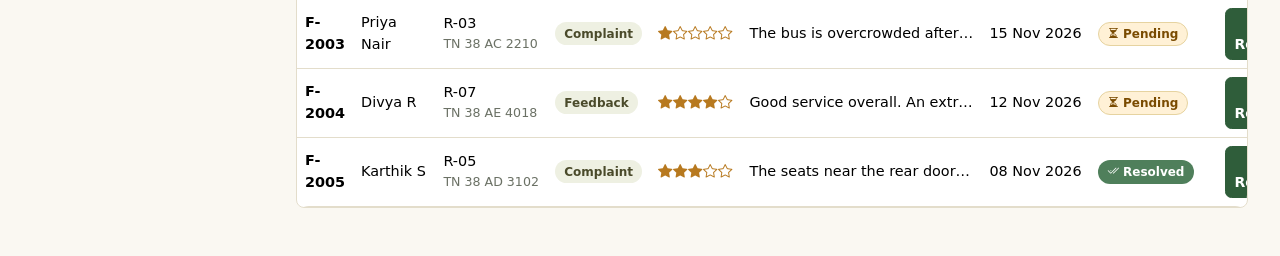
<file: feedback.html>
<!DOCTYPE html>
<html lang="en">
<head>
  <meta charset="UTF-8">
  <meta name="viewport" content="width=device-width, initial-scale=1">
  <title>Feedback & Complaints | TransitEase</title>
  <!-- Bootstrap 5.3.3 and Bootstrap Icons (CDN) -->
  <link href="https://cdn.jsdelivr.net/npm/bootstrap@5.3.3/dist/css/bootstrap.min.css" rel="stylesheet">
  <link href="https://cdn.jsdelivr.net/npm/bootstrap-icons@1.11.3/font/bootstrap-icons.min.css" rel="stylesheet">
  <!-- Common TransitEase styles -->
  <link href="responsive.css" rel="stylesheet">
</head>
<body>
  <!-- Top navbar -->
  <nav class="navbar navbar-expand-lg navbar-dark app-navbar sticky-top py-0">
    <div class="container-fluid">
      <button class="navbar-toggler d-lg-none me-2" type="button" data-bs-toggle="offcanvas" data-bs-target="#sidebarMenu" aria-controls="sidebarMenu" aria-label="Open menu"><span class="navbar-toggler-icon"></span></button>
      <a class="navbar-brand" href="student-dashboard.html"><span class="brand-mark"><i class="bi bi-bus-front-fill"></i></span>TransitEase</a>
      <div class="dropdown ms-auto">
        <button class="btn btn-sm user-menu-btn dropdown-toggle d-flex align-items-center gap-2" type="button" data-bs-toggle="dropdown" aria-expanded="false">
          <span class="avatar">AM</span><span class="d-none d-sm-inline">Aarav Menon</span></button>
        <ul class="dropdown-menu dropdown-menu-end">
          <li><a class="dropdown-item" href="profile.html"><i class="bi bi-person me-2"></i>My Profile</a></li>
          <li><hr class="dropdown-divider"></li>
          <li><a class="dropdown-item text-danger" href="signin.html"><i class="bi bi-box-arrow-right me-2"></i>Logout</a></li>
        </ul>
      </div>
    </div>
  </nav>
  <div class="app-body">
    <!-- Sidebar: offcanvas on small screens, fixed panel on large screens -->
    <aside class="app-sidebar offcanvas-lg offcanvas-start" id="sidebarMenu" tabindex="-1" aria-label="Main navigation">
      <div class="offcanvas-header d-lg-none">
        <h5 class="offcanvas-title text-white"><i class="bi bi-bus-front-fill me-2"></i>TransitEase</h5>
        <button type="button" class="btn-close btn-close-white" data-bs-dismiss="offcanvas" data-bs-target="#sidebarMenu" aria-label="Close menu"></button>
      </div>
      <div class="offcanvas-body d-flex flex-column p-3">
        <div class="side-section">Student</div>
        <ul class="nav flex-column gap-1">
          <li class="nav-item"><a class="side-link" href="student-dashboard.html"><i class="bi bi-speedometer2"></i><span>Dashboard</span></a></li>
          <li class="nav-item"><a class="side-link" href="routes.html"><i class="bi bi-signpost-split"></i><span>Routes &amp; Schedules</span></a></li>
          <li class="nav-item">
            <a class="side-link" data-bs-toggle="collapse" href="#menuPass" role="button" aria-expanded="false" aria-controls="menuPass"><i class="bi bi-ticket-perforated"></i><span>Transport Pass</span><i class="bi bi-chevron-down chev"></i></a>
            <div class="collapse" id="menuPass"><ul class="side-sub"><li><a class="side-link" href="pass-application.html"><i class="bi bi-pencil-square"></i><span>Apply for Pass</span></a></li><li><a class="side-link" href="application-status.html"><i class="bi bi-card-checklist"></i><span>Application Status</span></a></li></ul></div></li>
          <li class="nav-item"><a class="side-link active" href="feedback.html" aria-current="page"><i class="bi bi-chat-left-text"></i><span>Feedback &amp; Complaints</span></a></li>
        </ul>
        <div class="side-section">Admin</div>
        <ul class="nav flex-column gap-1">
          <li class="nav-item"><a class="side-link" href="admin-dashboard.html"><i class="bi bi-shield-check"></i><span>Admin Dashboard</span></a></li>
          <li class="nav-item">
            <a class="side-link" data-bs-toggle="collapse" href="#menuAdmin" role="button" aria-expanded="false" aria-controls="menuAdmin"><i class="bi bi-gear"></i><span>Management</span><i class="bi bi-chevron-down chev"></i></a>
            <div class="collapse" id="menuAdmin"><ul class="side-sub"><li><a class="side-link" href="routes.html#admin-routes"><i class="bi bi-signpost"></i><span>Manage Routes</span></a></li><li><a class="side-link" href="application-status.html#admin-review"><i class="bi bi-check2-square"></i><span>Review Applications</span></a></li><li><a class="side-link active" href="feedback.html#admin-feedback"><i class="bi bi-reply"></i><span>Manage Feedback</span></a></li></ul></div></li>
        </ul>
        <div class="side-section">Account</div>
        <ul class="nav flex-column gap-1">
          <li class="nav-item"><a class="side-link" href="profile.html"><i class="bi bi-person-vcard"></i><span>My Profile</span></a></li>
          <li class="nav-item"><a class="side-link" href="signin.html"><i class="bi bi-box-arrow-right"></i><span>Logout</span></a></li>
        </ul>
      </div>
    </aside>
    <main class="app-main" id="main">
      <div class="page-header d-flex flex-wrap justify-content-between align-items-center gap-2 mb-4">
        <div><h1 class="mb-1">Feedback &amp; Complaints</h1><p class="text-muted mb-0">Rate bus services, raise complaints and follow up on responses.</p></div>
        
      </div>
      <div class="alert alert-success alert-dismissible fade show" role="alert"><i class="bi bi-check-circle-fill me-2"></i>Thank you! Your feedback was submitted and is marked <strong>Pending</strong>.<button type="button" class="btn-close" data-bs-dismiss="alert" aria-label="Close"></button></div>

      <div class="row g-4 mb-5">
        <div class="col-xl-4">
          <form class="card" action="feedback.html" method="get">
            <div class="card-header"><i class="bi bi-pencil-square me-2 text-primary"></i>Submit feedback or complaint</div>
            <div class="card-body">
              <div class="mb-3"><label for="fRoute" class="form-label">Bus number / route</label>
                <select class="form-select" id="fRoute" name="route" required><option value="">Select bus number / route</option><option>R-01 · TN 38 AB 1201 – Gandhipuram Express</option><option>R-02 · TN 38 AB 1305 – Singanallur Link</option><option>R-03 · TN 38 AC 2210 – Saravanampatti Shuttle</option><option>R-04 · TN 38 AC 2417 – Ukkadam Route</option><option>R-05 · TN 38 AD 3102 – RS Puram Loop</option><option>R-06 · TN 38 AD 3355 – Podanur Special</option><option>R-07 · TN 38 AE 4018 – Thudiyalur Route</option><option>R-08 · TN 38 AE 4126 – Vadavalli Route</option></select></div>
              <div class="mb-3"><span class="form-label d-block">Type</span>
                <div class="btn-group w-100" role="group" aria-label="Type">
                  <input type="radio" class="btn-check" name="type" id="typeFeedback" value="Feedback" checked><label class="btn btn-outline-primary" for="typeFeedback"><i class="bi bi-chat-heart me-1"></i>Feedback</label>
                  <input type="radio" class="btn-check" name="type" id="typeComplaint" value="Complaint"><label class="btn btn-outline-primary" for="typeComplaint"><i class="bi bi-flag me-1"></i>Complaint</label>
                </div></div>
              <div class="mb-3"><span class="form-label d-block">Service rating</span><div class="btn-group rating-pick flex-wrap" role="group" aria-label="Rating"><input type="radio" class="btn-check" name="rating" id="rate1" value="1"><label class="btn btn-outline-primary" for="rate1">1 <i class="bi bi-star-fill"></i></label><input type="radio" class="btn-check" name="rating" id="rate2" value="2"><label class="btn btn-outline-primary" for="rate2">2 <i class="bi bi-star-fill"></i></label><input type="radio" class="btn-check" name="rating" id="rate3" value="3"><label class="btn btn-outline-primary" for="rate3">3 <i class="bi bi-star-fill"></i></label><input type="radio" class="btn-check" name="rating" id="rate4" value="4"><label class="btn btn-outline-primary" for="rate4">4 <i class="bi bi-star-fill"></i></label><input type="radio" class="btn-check" name="rating" id="rate5" value="5"><label class="btn btn-outline-primary" for="rate5">5 <i class="bi bi-star-fill"></i></label></div></div>
              <div><label for="fMessage" class="form-label">Your message</label>
                <textarea class="form-control" id="fMessage" name="message" rows="4" required minlength="10" maxlength="500" placeholder="Tell us what happened or what could be better…"></textarea></div>
            </div>
            <div class="card-footer d-flex gap-2 justify-content-end"><button type="reset" class="btn btn-outline-secondary">Reset</button><button type="submit" class="btn btn-primary"><i class="bi bi-send me-1"></i>Submit</button></div>
          </form>
        </div>
        <div class="col-xl">
          <div class="card table-card">
            <div class="card-header"><i class="bi bi-clock-history me-2 text-primary"></i>My submissions</div>
            <div class="table-responsive"><table class="table table-hover">
              <thead><tr><th>ID</th><th>Bus</th><th>Type</th><th>Rating</th><th>Message</th><th>Date</th><th>Status</th><th></th></tr></thead>
              <tbody>
<tr><td class="fw-semibold">F-2001</td><td class="text-nowrap">R-01<div class="small text-muted">TN 38 AB 1201</div></td><td><span class="badge status-badge badge-type">Complaint</span></td><td><span class="rating-stars"><i class="bi bi-star-fill"></i><i class="bi bi-star-fill"></i><i class="bi bi-star"></i><i class="bi bi-star"></i><i class="bi bi-star"></i></span></td><td class="truncate-cell">The bus has been arriving at Lakshmi Mills almost 15 minutes late for the past week.</td><td class="text-nowrap">10 Nov 2026</td><td><span class="badge status-badge badge-progress"><i class="bi bi-arrow-repeat me-1"></i>In Progress</span></td>
              <td><button class="btn btn-sm btn-outline-secondary" data-bs-toggle="modal" data-bs-target="#fbDetailModal"><i class="bi bi-eye me-1"></i>View</button></td></tr>
<tr><td class="fw-semibold">F-2002</td><td class="text-nowrap">R-04<div class="small text-muted">TN 38 AC 2417</div></td><td><span class="badge status-badge badge-type">Feedback</span></td><td><span class="rating-stars"><i class="bi bi-star-fill"></i><i class="bi bi-star-fill"></i><i class="bi bi-star-fill"></i><i class="bi bi-star-fill"></i><i class="bi bi-star-fill"></i></span></td><td class="truncate-cell">Very comfortable ride and the driver is always polite. Thank you!</td><td class="text-nowrap">21 Oct 2026</td><td><span class="badge status-badge badge-resolved"><i class="bi bi-check2-all me-1"></i>Resolved</span></td>
              <td><button class="btn btn-sm btn-outline-secondary" data-bs-toggle="modal" data-bs-target="#fbDetailModal"><i class="bi bi-eye me-1"></i>View</button></td></tr>
              </tbody></table></div>
          </div>
        </div>
      </div>

      <!-- Admin section -->
      <section id="admin-feedback">
        <div class="mb-3"><span class="badge badge-role mb-1">Admin</span><h2 class="h4 mb-0">Manage feedback &amp; complaints</h2></div>
        <div class="row g-3 mb-3">
        <div class="col-6 col-lg"><div class="card stat-card h-100"><div class="card-body py-3"><span class="stat-icon "><i class="bi bi-inboxes"></i></span><div><div class="stat-value">5</div><div class="stat-label">Total received</div></div></div></div></div>
        <div class="col-6 col-lg"><div class="card stat-card h-100"><div class="card-body py-3"><span class="stat-icon blue"><i class="bi bi-hourglass-split"></i></span><div><div class="stat-value">2</div><div class="stat-label">Pending</div></div></div></div></div>
        <div class="col-6 col-lg"><div class="card stat-card h-100"><div class="card-body py-3"><span class="stat-icon "><i class="bi bi-arrow-repeat"></i></span><div><div class="stat-value">1</div><div class="stat-label">In progress</div></div></div></div></div>
        <div class="col-6 col-lg"><div class="card stat-card h-100"><div class="card-body py-3"><span class="stat-icon blue"><i class="bi bi-check2-all"></i></span><div><div class="stat-value">2</div><div class="stat-label">Resolved</div></div></div></div></div>
        <div class="col-6 col-lg"><div class="card stat-card h-100"><div class="card-body py-3"><span class="stat-icon "><i class="bi bi-star"></i></span><div><div class="stat-value">3.0</div><div class="stat-label">Average rating</div></div></div></div></div>
        </div>
        <div class="card mb-3"><div class="card-body"><form class="row g-2 filter-bar" action="feedback.html#admin-feedback" method="get">
          <div class="col-12 col-md-5"><div class="input-group"><span class="input-group-text"><i class="bi bi-search"></i></span><input type="search" class="form-control" name="q" placeholder="Search student, route, message" aria-label="Search feedback"></div></div>
          <div class="col-6 col-md-3"><select class="form-select" name="type" aria-label="Filter by type"><option value="">All types</option><option>Feedback</option><option>Complaint</option></select></div>
          <div class="col-6 col-md-4"><select class="form-select" name="status" aria-label="Filter by status"><option value="">All statuses</option><option>Pending</option><option>In Progress</option><option>Resolved</option></select></div>
        </form></div></div>
        <div class="card table-card"><div class="table-responsive"><table class="table table-hover">
          <thead><tr><th>ID</th><th>Student</th><th>Bus</th><th>Type</th><th>Rating</th><th>Message</th><th>Date</th><th>Status</th><th></th></tr></thead>
          <tbody>
<tr><td class="fw-semibold">F-2001</td><td>Aarav Menon</td><td class="text-nowrap">R-01<div class="small text-muted">TN 38 AB 1201</div></td><td><span class="badge status-badge badge-type">Complaint</span></td><td><span class="rating-stars"><i class="bi bi-star-fill"></i><i class="bi bi-star-fill"></i><i class="bi bi-star"></i><i class="bi bi-star"></i><i class="bi bi-star"></i></span></td><td class="truncate-cell">The bus has been arriving at Lakshmi Mills almost 15 minutes late for the past week.</td><td class="text-nowrap">10 Nov 2026</td><td><span class="badge status-badge badge-progress"><i class="bi bi-arrow-repeat me-1"></i>In Progress</span></td>
              <td><button class="btn btn-sm btn-primary" data-bs-toggle="modal" data-bs-target="#respondModal"><i class="bi bi-reply me-1"></i>Respond</button></td></tr>
<tr><td class="fw-semibold">F-2002</td><td>Aarav Menon</td><td class="text-nowrap">R-04<div class="small text-muted">TN 38 AC 2417</div></td><td><span class="badge status-badge badge-type">Feedback</span></td><td><span class="rating-stars"><i class="bi bi-star-fill"></i><i class="bi bi-star-fill"></i><i class="bi bi-star-fill"></i><i class="bi bi-star-fill"></i><i class="bi bi-star-fill"></i></span></td><td class="truncate-cell">Very comfortable ride and the driver is always polite. Thank you!</td><td class="text-nowrap">21 Oct 2026</td><td><span class="badge status-badge badge-resolved"><i class="bi bi-check2-all me-1"></i>Resolved</span></td>
              <td><button class="btn btn-sm btn-primary" data-bs-toggle="modal" data-bs-target="#respondModal"><i class="bi bi-reply me-1"></i>Respond</button></td></tr>
<tr><td class="fw-semibold">F-2003</td><td>Priya Nair</td><td class="text-nowrap">R-03<div class="small text-muted">TN 38 AC 2210</div></td><td><span class="badge status-badge badge-type">Complaint</span></td><td><span class="rating-stars"><i class="bi bi-star-fill"></i><i class="bi bi-star"></i><i class="bi bi-star"></i><i class="bi bi-star"></i><i class="bi bi-star"></i></span></td><td class="truncate-cell">The bus is overcrowded after Peelamedu and students are forced to stand on the footboard.</td><td class="text-nowrap">15 Nov 2026</td><td><span class="badge status-badge badge-pending"><i class="bi bi-hourglass-split me-1"></i>Pending</span></td>
              <td><button class="btn btn-sm btn-primary" data-bs-toggle="modal" data-bs-target="#respondModal"><i class="bi bi-reply me-1"></i>Respond</button></td></tr>
<tr><td class="fw-semibold">F-2004</td><td>Divya R</td><td class="text-nowrap">R-07<div class="small text-muted">TN 38 AE 4018</div></td><td><span class="badge status-badge badge-type">Feedback</span></td><td><span class="rating-stars"><i class="bi bi-star-fill"></i><i class="bi bi-star-fill"></i><i class="bi bi-star-fill"></i><i class="bi bi-star-fill"></i><i class="bi bi-star"></i></span></td><td class="truncate-cell">Good service overall. An extra evening trip would be really helpful.</td><td class="text-nowrap">12 Nov 2026</td><td><span class="badge status-badge badge-pending"><i class="bi bi-hourglass-split me-1"></i>Pending</span></td>
              <td><button class="btn btn-sm btn-primary" data-bs-toggle="modal" data-bs-target="#respondModal"><i class="bi bi-reply me-1"></i>Respond</button></td></tr>
<tr><td class="fw-semibold">F-2005</td><td>Karthik S</td><td class="text-nowrap">R-05<div class="small text-muted">TN 38 AD 3102</div></td><td><span class="badge status-badge badge-type">Complaint</span></td><td><span class="rating-stars"><i class="bi bi-star-fill"></i><i class="bi bi-star-fill"></i><i class="bi bi-star-fill"></i><i class="bi bi-star"></i><i class="bi bi-star"></i></span></td><td class="truncate-cell">The seats near the rear door are broken and need repair.</td><td class="text-nowrap">08 Nov 2026</td><td><span class="badge status-badge badge-resolved"><i class="bi bi-check2-all me-1"></i>Resolved</span></td>
              <td><button class="btn btn-sm btn-primary" data-bs-toggle="modal" data-bs-target="#respondModal"><i class="bi bi-reply me-1"></i>Respond</button></td></tr>
          </tbody></table></div></div>
      </section>
    </main>
  </div>

  <!-- Student: submission details -->
  <div class="modal fade" id="fbDetailModal" tabindex="-1" aria-labelledby="fbDetailTitle" aria-hidden="true">
    <div class="modal-dialog modal-dialog-centered"><div class="modal-content">
      <div class="modal-header"><h5 class="modal-title" id="fbDetailTitle">Submission details</h5><button type="button" class="btn-close" data-bs-dismiss="modal" aria-label="Close"></button></div>
      <div class="modal-body">
        <div class="d-flex justify-content-between align-items-center mb-3"><div><span class="badge status-badge badge-type">Complaint</span> <span class="ms-1 small text-muted">F-2001 · 10 Nov 2026</span></div><span class="badge status-badge badge-progress"><i class="bi bi-arrow-repeat me-1"></i>In Progress</span></div>
        <p class="mb-1 small text-muted">Bus / route</p><p>R-01 · TN 38 AB 1201</p>
        <p class="mb-1 small text-muted">Rating</p><p><span class="rating-stars"><i class="bi bi-star-fill"></i><i class="bi bi-star-fill"></i><i class="bi bi-star"></i><i class="bi bi-star"></i><i class="bi bi-star"></i></span></p>
        <p class="mb-1 small text-muted">Your message</p><p>The bus has been arriving at Lakshmi Mills almost 15 minutes late for the past week.</p>
        <p class="mb-1 small text-muted">Response from transport office</p>
        <div class="alert alert-info mb-0">We have informed the driver and are reviewing the morning schedule.</div>
      </div>
      <div class="modal-footer"><button type="button" class="btn btn-outline-secondary" data-bs-dismiss="modal">Close</button></div>
    </div></div>
  </div>

  <!-- Admin: respond and update status -->
  <div class="modal fade" id="respondModal" tabindex="-1" aria-labelledby="respondTitle" aria-hidden="true">
    <div class="modal-dialog modal-dialog-centered"><form class="modal-content" action="feedback.html#admin-feedback" method="get">
      <div class="modal-header"><h5 class="modal-title" id="respondTitle">Respond &amp; update status</h5><button type="button" class="btn-close" data-bs-dismiss="modal" aria-label="Close"></button></div>
      <div class="modal-body">
        <div class="mb-3"><div class="mb-2"><span class="badge status-badge badge-type">Complaint</span> <strong>F-2003</strong> · Priya Nair · R-03 (TN 38 AC 2210)</div><div class="bg-light rounded p-2">The bus is overcrowded after Peelamedu and students are forced to stand on the footboard.</div></div>
        <div class="mb-3"><label for="respText" class="form-label">Response</label><textarea class="form-control" id="respText" name="response" rows="3" maxlength="300" placeholder="Write a reply to the student"></textarea></div>
        <div><label for="respStatus" class="form-label">Status</label><select class="form-select" id="respStatus" name="status"><option>Pending</option><option>In Progress</option><option>Resolved</option></select></div>
      </div>
      <div class="modal-footer"><button type="button" class="btn btn-outline-secondary" data-bs-dismiss="modal">Cancel</button><button type="submit" class="btn btn-primary">Save response</button></div>
    </form></div>
  </div>
  <!-- Bootstrap JS bundle (navbar toggler, dropdowns, collapse, offcanvas and modals). No custom JavaScript is used. -->
  <script src="https://cdn.jsdelivr.net/npm/bootstrap@5.3.3/dist/js/bootstrap.bundle.min.js"></script>
</body>
</html>
</file>
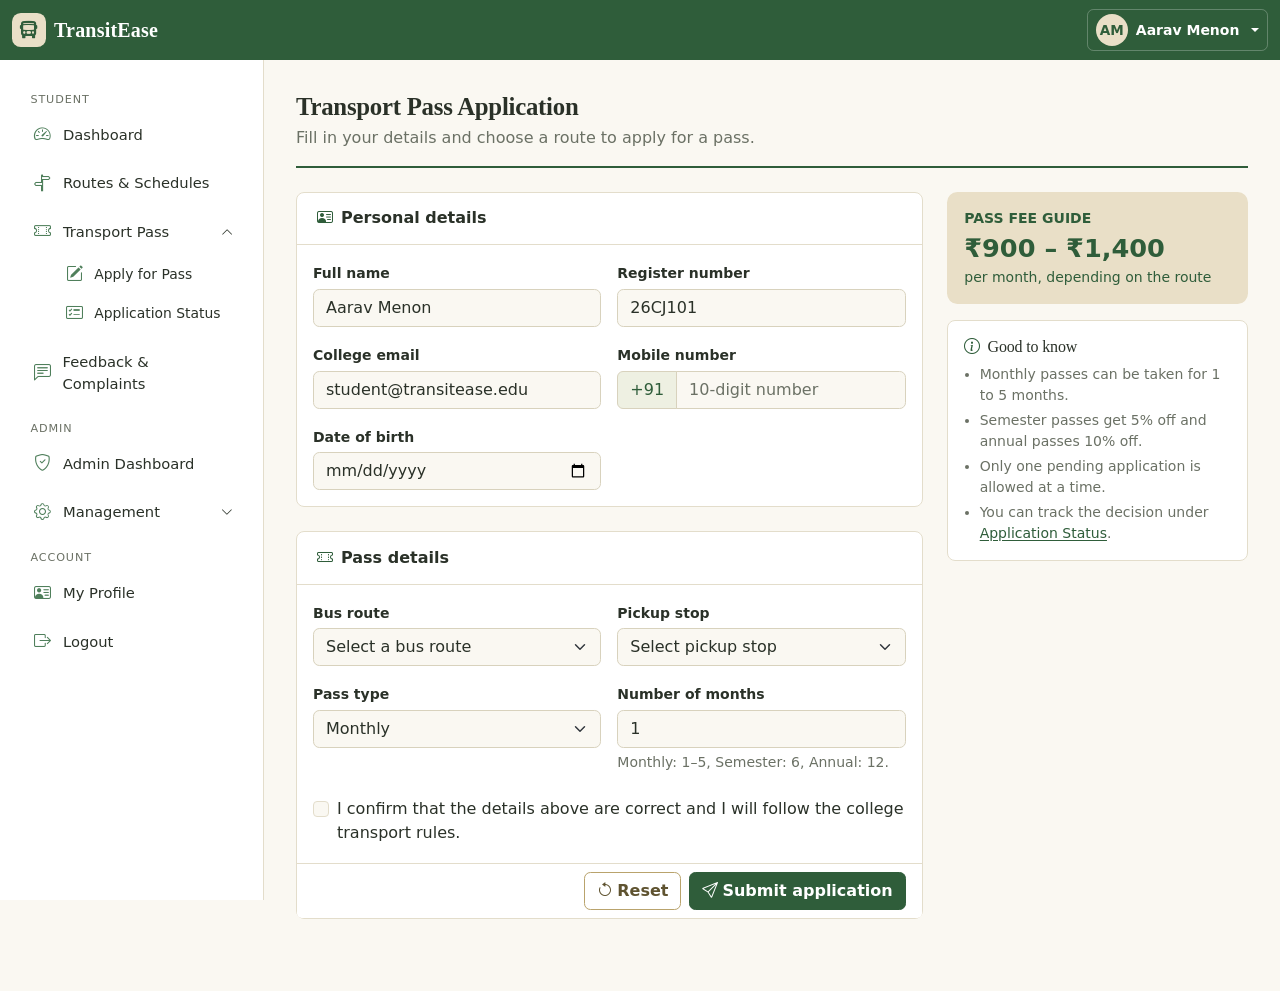
<file: pass-application.html>
<!DOCTYPE html>
<html lang="en">
<head>
  <meta charset="UTF-8">
  <meta name="viewport" content="width=device-width, initial-scale=1">
  <title>Transport Pass Application | TransitEase</title>
  <!-- Bootstrap 5.3.3 and Bootstrap Icons (CDN) -->
  <link href="https://cdn.jsdelivr.net/npm/bootstrap@5.3.3/dist/css/bootstrap.min.css" rel="stylesheet">
  <link href="https://cdn.jsdelivr.net/npm/bootstrap-icons@1.11.3/font/bootstrap-icons.min.css" rel="stylesheet">
  <!-- Common TransitEase styles -->
  <link href="responsive.css" rel="stylesheet">
</head>
<body>
  <!-- Top navbar -->
  <nav class="navbar navbar-expand-lg navbar-dark app-navbar sticky-top py-0">
    <div class="container-fluid">
      <button class="navbar-toggler d-lg-none me-2" type="button" data-bs-toggle="offcanvas" data-bs-target="#sidebarMenu" aria-controls="sidebarMenu" aria-label="Open menu"><span class="navbar-toggler-icon"></span></button>
      <a class="navbar-brand" href="student-dashboard.html"><span class="brand-mark"><i class="bi bi-bus-front-fill"></i></span>TransitEase</a>
      <div class="dropdown ms-auto">
        <button class="btn btn-sm user-menu-btn dropdown-toggle d-flex align-items-center gap-2" type="button" data-bs-toggle="dropdown" aria-expanded="false">
          <span class="avatar">AM</span><span class="d-none d-sm-inline">Aarav Menon</span></button>
        <ul class="dropdown-menu dropdown-menu-end">
          <li><a class="dropdown-item" href="profile.html"><i class="bi bi-person me-2"></i>My Profile</a></li>
          <li><hr class="dropdown-divider"></li>
          <li><a class="dropdown-item text-danger" href="signin.html"><i class="bi bi-box-arrow-right me-2"></i>Logout</a></li>
        </ul>
      </div>
    </div>
  </nav>
  <div class="app-body">
    <!-- Sidebar: offcanvas on small screens, fixed panel on large screens -->
    <aside class="app-sidebar offcanvas-lg offcanvas-start" id="sidebarMenu" tabindex="-1" aria-label="Main navigation">
      <div class="offcanvas-header d-lg-none">
        <h5 class="offcanvas-title text-white"><i class="bi bi-bus-front-fill me-2"></i>TransitEase</h5>
        <button type="button" class="btn-close btn-close-white" data-bs-dismiss="offcanvas" data-bs-target="#sidebarMenu" aria-label="Close menu"></button>
      </div>
      <div class="offcanvas-body d-flex flex-column p-3">
        <div class="side-section">Student</div>
        <ul class="nav flex-column gap-1">
          <li class="nav-item"><a class="side-link" href="student-dashboard.html"><i class="bi bi-speedometer2"></i><span>Dashboard</span></a></li>
          <li class="nav-item"><a class="side-link" href="routes.html"><i class="bi bi-signpost-split"></i><span>Routes &amp; Schedules</span></a></li>
          <li class="nav-item">
            <a class="side-link" data-bs-toggle="collapse" href="#menuPass" role="button" aria-expanded="true" aria-controls="menuPass"><i class="bi bi-ticket-perforated"></i><span>Transport Pass</span><i class="bi bi-chevron-down chev"></i></a>
            <div class="collapse show" id="menuPass"><ul class="side-sub"><li><a class="side-link" href="pass-application.html"><i class="bi bi-pencil-square"></i><span>Apply for Pass</span></a></li><li><a class="side-link" href="application-status.html"><i class="bi bi-card-checklist"></i><span>Application Status</span></a></li></ul></div></li>
          <li class="nav-item"><a class="side-link" href="feedback.html"><i class="bi bi-chat-left-text"></i><span>Feedback &amp; Complaints</span></a></li>
        </ul>
        <div class="side-section">Admin</div>
        <ul class="nav flex-column gap-1">
          <li class="nav-item"><a class="side-link" href="admin-dashboard.html"><i class="bi bi-shield-check"></i><span>Admin Dashboard</span></a></li>
          <li class="nav-item">
            <a class="side-link" data-bs-toggle="collapse" href="#menuAdmin" role="button" aria-expanded="false" aria-controls="menuAdmin"><i class="bi bi-gear"></i><span>Management</span><i class="bi bi-chevron-down chev"></i></a>
            <div class="collapse" id="menuAdmin"><ul class="side-sub"><li><a class="side-link" href="routes.html#admin-routes"><i class="bi bi-signpost"></i><span>Manage Routes</span></a></li><li><a class="side-link" href="application-status.html#admin-review"><i class="bi bi-check2-square"></i><span>Review Applications</span></a></li><li><a class="side-link" href="feedback.html#admin-feedback"><i class="bi bi-reply"></i><span>Manage Feedback</span></a></li></ul></div></li>
        </ul>
        <div class="side-section">Account</div>
        <ul class="nav flex-column gap-1">
          <li class="nav-item"><a class="side-link" href="profile.html"><i class="bi bi-person-vcard"></i><span>My Profile</span></a></li>
          <li class="nav-item"><a class="side-link" href="signin.html"><i class="bi bi-box-arrow-right"></i><span>Logout</span></a></li>
        </ul>
      </div>
    </aside>
    <main class="app-main" id="main">
      <div class="page-header d-flex flex-wrap justify-content-between align-items-center gap-2 mb-4">
        <div><h1 class="mb-1">Transport Pass Application</h1><p class="text-muted mb-0">Fill in your details and choose a route to apply for a pass.</p></div>
        
      </div>

      <div class="row g-4">
        <div class="col-lg-8">
          <form id="passForm" action="application-status.html" method="get">
            <div class="card mb-4">
              <div class="card-header"><i class="bi bi-person-vcard me-2 text-primary"></i>Personal details</div>
              <div class="card-body"><div class="row g-3">
                <div class="col-md-6"><label for="pName" class="form-label">Full name</label><input type="text" class="form-control" id="pName" name="name" value="Aarav Menon" required minlength="3" maxlength="60" pattern="[A-Za-z][A-Za-z .']{2,59}" title="Letters only"></div>
                <div class="col-md-6"><label for="pReg" class="form-label">Register number</label><input type="text" class="form-control" id="pReg" name="regNo" value="26CJ101" required maxlength="12" pattern="[A-Za-z0-9\-]{5,12}" title="5 to 12 letters or digits"></div>
                <div class="col-md-6"><label for="pEmail" class="form-label">College email</label><input type="email" class="form-control" id="pEmail" name="email" value="student@transitease.edu" required></div>
                <div class="col-md-6"><label for="pMobile" class="form-label">Mobile number</label><div class="input-group"><span class="input-group-text">+91</span><input type="tel" class="form-control" id="pMobile" name="mobile" required pattern="[6-9][0-9]{9}" maxlength="10" inputmode="numeric" placeholder="10-digit number" title="10-digit Indian mobile number"></div></div>
                <div class="col-md-6"><label for="pDob" class="form-label">Date of birth</label><input type="date" class="form-control" id="pDob" name="dob" required min="1985-01-01" max="2010-12-31"></div>
              </div></div>
            </div>

            <div class="card mb-4">
              <div class="card-header"><i class="bi bi-ticket-perforated me-2 text-primary"></i>Pass details</div>
              <div class="card-body"><div class="row g-3">
                <div class="col-md-6"><label for="pRoute" class="form-label">Bus route</label>
                  <select class="form-select" id="pRoute" name="route" required><option value="">Select a bus route</option><option>R-01 · TN 38 AB 1201 – Gandhipuram Express</option><option>R-02 · TN 38 AB 1305 – Singanallur Link</option><option>R-03 · TN 38 AC 2210 – Saravanampatti Shuttle</option><option>R-04 · TN 38 AC 2417 – Ukkadam Route</option><option>R-05 · TN 38 AD 3102 – RS Puram Loop</option><option>R-06 · TN 38 AD 3355 – Podanur Special</option><option>R-07 · TN 38 AE 4018 – Thudiyalur Route</option></select></div>
                <div class="col-md-6"><label for="pStop" class="form-label">Pickup stop</label>
                  <select class="form-select" id="pStop" name="stop" required><option value="">Select pickup stop</option><option>Avinashi Road</option><option>Civil Aerodrome</option><option>Gandhipuram</option><option>Hopes College</option><option>Kavundampalayam</option><option>Kuniyamuthur</option><option>Lakshmi Mills</option><option>Peelamedu</option><option>Podanur</option><option>RS Puram</option><option>Race Course</option><option>Ramanathapuram</option><option>Saibaba Colony</option><option>Saravanampatti</option><option>Singanallur</option><option>Tatabad</option><option>Thadagam Road</option><option>Thudiyalur</option><option>Town Hall</option><option>Ukkadam</option><option>Vadavalli</option><option>Vilankurichi</option></select></div>
                <div class="col-md-6"><label for="pType" class="form-label">Pass type</label>
                  <select class="form-select" id="pType" name="passType" required><option>Monthly</option><option>Semester (6 months)</option><option>Annual (12 months)</option></select></div>
                <div class="col-md-6"><label for="pMonths" class="form-label">Number of months</label>
                  <input type="number" class="form-control" id="pMonths" name="months" min="1" max="12" value="1" required><div class="form-text">Monthly: 1–5, Semester: 6, Annual: 12.</div></div>
              </div>
              <div class="form-check mt-4">
                <input class="form-check-input" type="checkbox" id="confirmCheck" name="confirm" required>
                <label class="form-check-label" for="confirmCheck">I confirm that the details above are correct and I will follow the college transport rules.</label>
              </div></div>
              <div class="card-footer d-flex flex-wrap gap-2 justify-content-end">
                <button type="reset" class="btn btn-outline-secondary"><i class="bi bi-arrow-counterclockwise me-1"></i>Reset</button>
                <button type="button" class="btn btn-primary" data-bs-toggle="modal" data-bs-target="#confirmSubmitModal"><i class="bi bi-send me-1"></i>Submit application</button>
              </div>
            </div>
          </form>
        </div>

        <div class="col-lg-4">
          <div class="fee-box mb-3"><div class="small fw-semibold text-uppercase">Pass fee guide</div>
            <div class="amount">₹900 – ₹1,400</div><div class="small">per month, depending on the route</div></div>
          <div class="card"><div class="card-body">
            <h2 class="h6"><i class="bi bi-info-circle me-2 text-primary"></i>Good to know</h2>
            <ul class="small text-muted ps-3 mb-0">
              <li class="mb-1">Monthly passes can be taken for 1 to 5 months.</li>
              <li class="mb-1">Semester passes get 5% off and annual passes 10% off.</li>
              <li class="mb-1">Only one pending application is allowed at a time.</li>
              <li>You can track the decision under <a href="application-status.html">Application Status</a>.</li>
            </ul>
          </div></div>
        </div>
      </div>
    </main>
  </div>

  <!-- Confirm pass submission: the Yes button submits the form above (form="passForm") -->
  <div class="modal fade" id="confirmSubmitModal" tabindex="-1" aria-labelledby="confirmSubmitTitle" aria-hidden="true">
    <div class="modal-dialog modal-dialog-centered"><div class="modal-content">
      <div class="modal-header"><h5 class="modal-title" id="confirmSubmitTitle">Confirm your application</h5><button type="button" class="btn-close" data-bs-dismiss="modal" aria-label="Close"></button></div>
      <div class="modal-body"><p class="mb-0">Are you sure you want to submit this transport pass application? You can follow its status on the Application Status page.</p></div>
      <div class="modal-footer"><button type="button" class="btn btn-outline-secondary" data-bs-dismiss="modal">Go back</button><button type="submit" form="passForm" class="btn btn-primary">Yes, submit</button></div>
    </div></div>
  </div>
  <!-- Bootstrap JS bundle (navbar toggler, dropdowns, collapse, offcanvas and modals). No custom JavaScript is used. -->
  <script src="https://cdn.jsdelivr.net/npm/bootstrap@5.3.3/dist/js/bootstrap.bundle.min.js"></script>
</body>
</html>
</file>
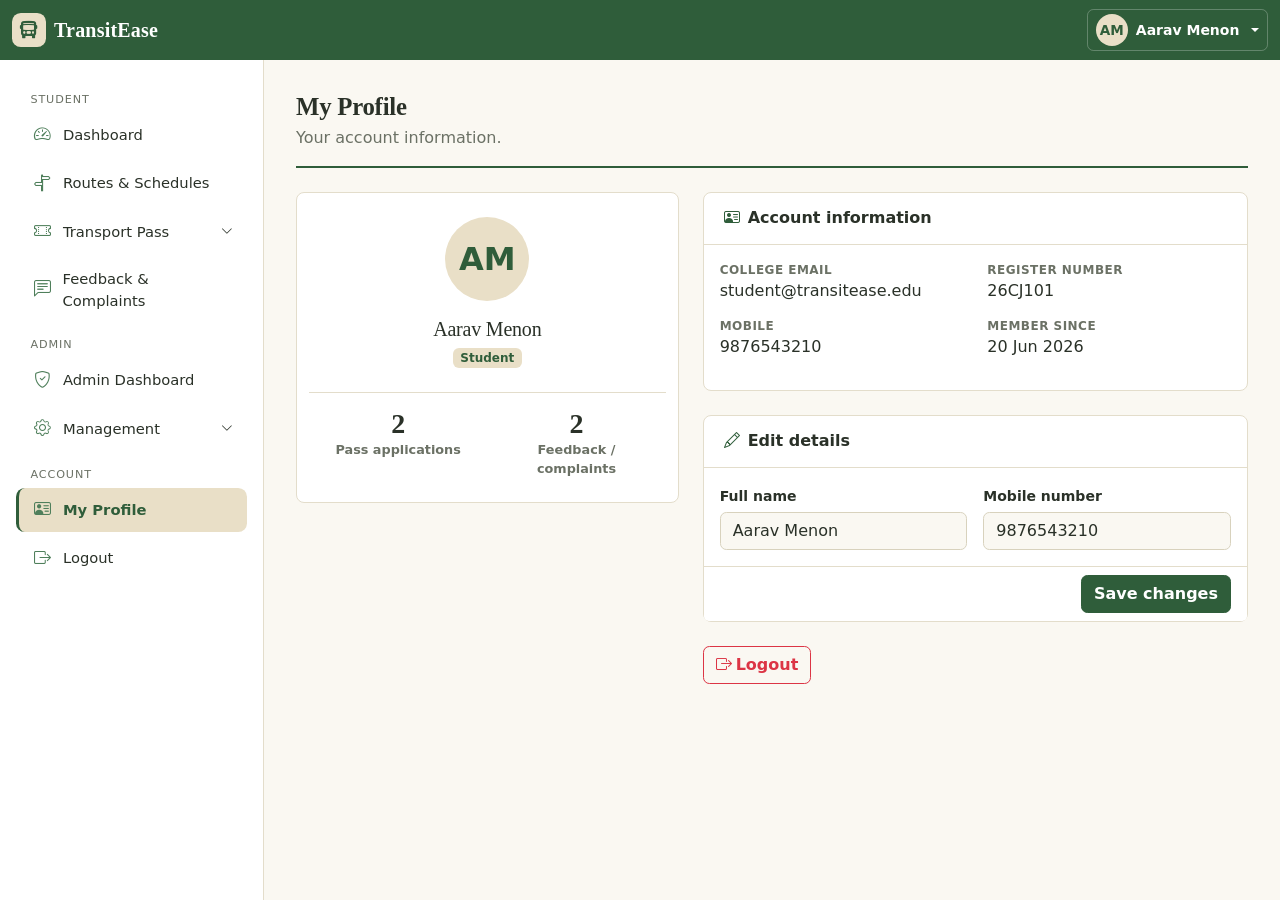
<file: profile.html>
<!DOCTYPE html>
<html lang="en">
<head>
  <meta charset="UTF-8">
  <meta name="viewport" content="width=device-width, initial-scale=1">
  <title>My Profile | TransitEase</title>
  <!-- Bootstrap 5.3.3 and Bootstrap Icons (CDN) -->
  <link href="https://cdn.jsdelivr.net/npm/bootstrap@5.3.3/dist/css/bootstrap.min.css" rel="stylesheet">
  <link href="https://cdn.jsdelivr.net/npm/bootstrap-icons@1.11.3/font/bootstrap-icons.min.css" rel="stylesheet">
  <!-- Common TransitEase styles -->
  <link href="responsive.css" rel="stylesheet">
</head>
<body>
  <!-- Top navbar -->
  <nav class="navbar navbar-expand-lg navbar-dark app-navbar sticky-top py-0">
    <div class="container-fluid">
      <button class="navbar-toggler d-lg-none me-2" type="button" data-bs-toggle="offcanvas" data-bs-target="#sidebarMenu" aria-controls="sidebarMenu" aria-label="Open menu"><span class="navbar-toggler-icon"></span></button>
      <a class="navbar-brand" href="student-dashboard.html"><span class="brand-mark"><i class="bi bi-bus-front-fill"></i></span>TransitEase</a>
      <div class="dropdown ms-auto">
        <button class="btn btn-sm user-menu-btn dropdown-toggle d-flex align-items-center gap-2" type="button" data-bs-toggle="dropdown" aria-expanded="false">
          <span class="avatar">AM</span><span class="d-none d-sm-inline">Aarav Menon</span></button>
        <ul class="dropdown-menu dropdown-menu-end">
          <li><a class="dropdown-item" href="profile.html"><i class="bi bi-person me-2"></i>My Profile</a></li>
          <li><hr class="dropdown-divider"></li>
          <li><a class="dropdown-item text-danger" href="signin.html"><i class="bi bi-box-arrow-right me-2"></i>Logout</a></li>
        </ul>
      </div>
    </div>
  </nav>
  <div class="app-body">
    <!-- Sidebar: offcanvas on small screens, fixed panel on large screens -->
    <aside class="app-sidebar offcanvas-lg offcanvas-start" id="sidebarMenu" tabindex="-1" aria-label="Main navigation">
      <div class="offcanvas-header d-lg-none">
        <h5 class="offcanvas-title text-white"><i class="bi bi-bus-front-fill me-2"></i>TransitEase</h5>
        <button type="button" class="btn-close btn-close-white" data-bs-dismiss="offcanvas" data-bs-target="#sidebarMenu" aria-label="Close menu"></button>
      </div>
      <div class="offcanvas-body d-flex flex-column p-3">
        <div class="side-section">Student</div>
        <ul class="nav flex-column gap-1">
          <li class="nav-item"><a class="side-link" href="student-dashboard.html"><i class="bi bi-speedometer2"></i><span>Dashboard</span></a></li>
          <li class="nav-item"><a class="side-link" href="routes.html"><i class="bi bi-signpost-split"></i><span>Routes &amp; Schedules</span></a></li>
          <li class="nav-item">
            <a class="side-link" data-bs-toggle="collapse" href="#menuPass" role="button" aria-expanded="false" aria-controls="menuPass"><i class="bi bi-ticket-perforated"></i><span>Transport Pass</span><i class="bi bi-chevron-down chev"></i></a>
            <div class="collapse" id="menuPass"><ul class="side-sub"><li><a class="side-link" href="pass-application.html"><i class="bi bi-pencil-square"></i><span>Apply for Pass</span></a></li><li><a class="side-link" href="application-status.html"><i class="bi bi-card-checklist"></i><span>Application Status</span></a></li></ul></div></li>
          <li class="nav-item"><a class="side-link" href="feedback.html"><i class="bi bi-chat-left-text"></i><span>Feedback &amp; Complaints</span></a></li>
        </ul>
        <div class="side-section">Admin</div>
        <ul class="nav flex-column gap-1">
          <li class="nav-item"><a class="side-link" href="admin-dashboard.html"><i class="bi bi-shield-check"></i><span>Admin Dashboard</span></a></li>
          <li class="nav-item">
            <a class="side-link" data-bs-toggle="collapse" href="#menuAdmin" role="button" aria-expanded="false" aria-controls="menuAdmin"><i class="bi bi-gear"></i><span>Management</span><i class="bi bi-chevron-down chev"></i></a>
            <div class="collapse" id="menuAdmin"><ul class="side-sub"><li><a class="side-link" href="routes.html#admin-routes"><i class="bi bi-signpost"></i><span>Manage Routes</span></a></li><li><a class="side-link" href="application-status.html#admin-review"><i class="bi bi-check2-square"></i><span>Review Applications</span></a></li><li><a class="side-link" href="feedback.html#admin-feedback"><i class="bi bi-reply"></i><span>Manage Feedback</span></a></li></ul></div></li>
        </ul>
        <div class="side-section">Account</div>
        <ul class="nav flex-column gap-1">
          <li class="nav-item"><a class="side-link active" href="profile.html" aria-current="page"><i class="bi bi-person-vcard"></i><span>My Profile</span></a></li>
          <li class="nav-item"><a class="side-link" href="signin.html"><i class="bi bi-box-arrow-right"></i><span>Logout</span></a></li>
        </ul>
      </div>
    </aside>
    <main class="app-main" id="main">
      <div class="page-header d-flex flex-wrap justify-content-between align-items-center gap-2 mb-4">
        <div><h1 class="mb-1">My Profile</h1><p class="text-muted mb-0">Your account information.</p></div>
        
      </div>

      <div class="row g-4">
        <div class="col-lg-5"><div class="card"><div class="card-body text-center p-4">
          <span class="avatar avatar-lg mb-3">AM</span>
          <h2 class="h5 mb-1">Aarav Menon</h2><span class="badge badge-role mb-3">Student</span>
          <div class="row text-center border-top pt-3 mt-2">
            <div class="col-6"><div class="stat-value">2</div><div class="stat-label">Pass applications</div></div>
            <div class="col-6"><div class="stat-value">2</div><div class="stat-label">Feedback / complaints</div></div>
          </div></div></div></div>
        <div class="col-lg-7">
          <div class="card mb-4"><div class="card-header"><i class="bi bi-person-vcard me-2 text-primary"></i>Account information</div>
            <div class="card-body"><dl class="row detail-grid mb-0">
              <div class="col-sm-6"><dt>College email</dt><dd class="text-break">student@transitease.edu</dd></div>
              <div class="col-sm-6"><dt>Register number</dt><dd>26CJ101</dd></div>
              <div class="col-sm-6"><dt>Mobile</dt><dd>9876543210</dd></div>
              <div class="col-sm-6"><dt>Member since</dt><dd>20 Jun 2026</dd></div>
            </dl></div></div>
          <form class="card mb-4" action="profile.html" method="get">
            <div class="card-header"><i class="bi bi-pencil me-2 text-primary"></i>Edit details</div>
            <div class="card-body"><div class="row g-3">
              <div class="col-md-6"><label for="editName" class="form-label">Full name</label><input class="form-control" id="editName" name="name" value="Aarav Menon" required minlength="3" maxlength="60" pattern="[A-Za-z][A-Za-z .']{2,59}"></div>
              <div class="col-md-6"><label for="editMobile" class="form-label">Mobile number</label><input class="form-control" id="editMobile" name="mobile" value="9876543210" inputmode="numeric" maxlength="10" pattern="[6-9][0-9]{9}"></div>
            </div></div>
            <div class="card-footer text-end"><button type="submit" class="btn btn-primary">Save changes</button></div>
          </form>
          <a href="signin.html" class="btn btn-outline-danger"><i class="bi bi-box-arrow-right me-1"></i>Logout</a>
        </div>
      </div>
    </main>
  </div>

  <!-- Bootstrap JS bundle (navbar toggler, dropdowns, collapse, offcanvas and modals). No custom JavaScript is used. -->
  <script src="https://cdn.jsdelivr.net/npm/bootstrap@5.3.3/dist/js/bootstrap.bundle.min.js"></script>
</body>
</html>
</file>
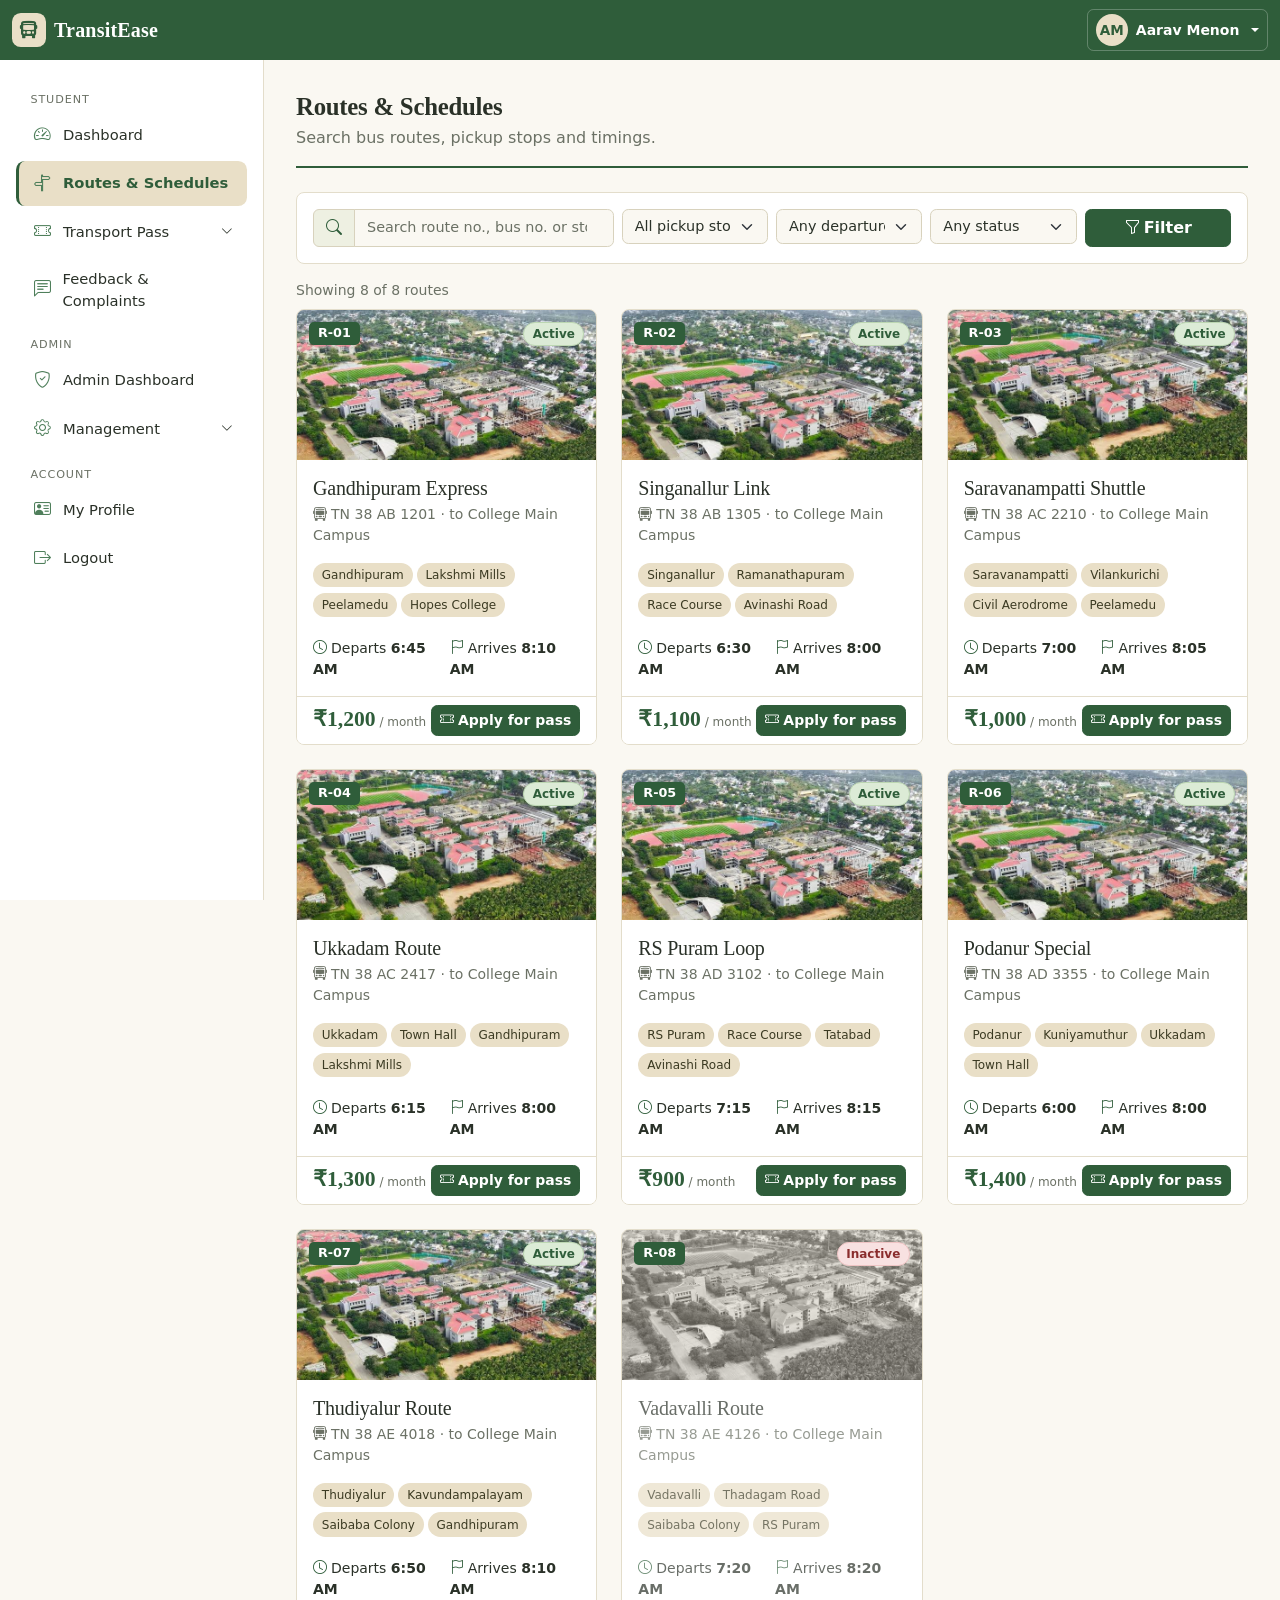
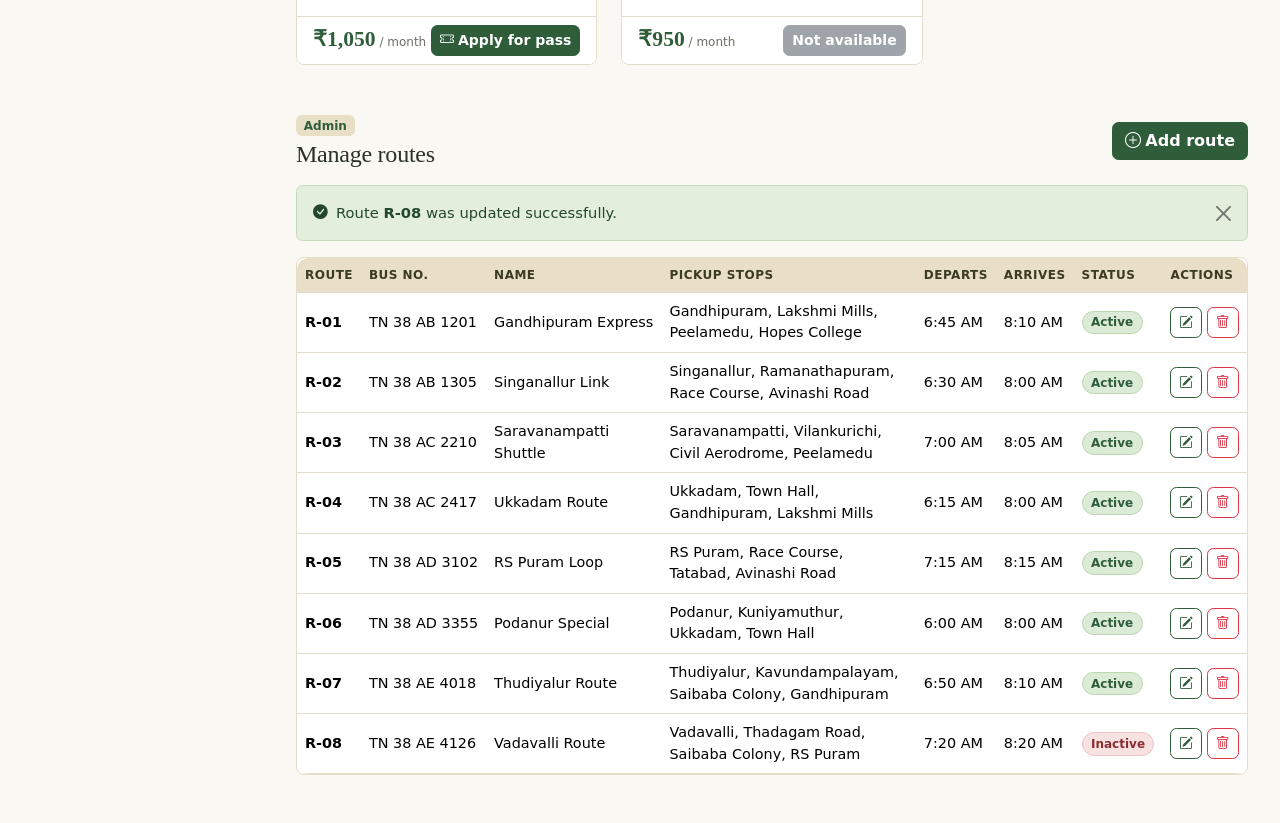
<file: routes.html>
<!DOCTYPE html>
<html lang="en">
<head>
  <meta charset="UTF-8">
  <meta name="viewport" content="width=device-width, initial-scale=1">
  <title>Routes & Schedules | TransitEase</title>
  <!-- Bootstrap 5.3.3 and Bootstrap Icons (CDN) -->
  <link href="https://cdn.jsdelivr.net/npm/bootstrap@5.3.3/dist/css/bootstrap.min.css" rel="stylesheet">
  <link href="https://cdn.jsdelivr.net/npm/bootstrap-icons@1.11.3/font/bootstrap-icons.min.css" rel="stylesheet">
  <!-- Common TransitEase styles -->
  <link href="responsive.css" rel="stylesheet">
</head>
<body>
  <!-- Top navbar -->
  <nav class="navbar navbar-expand-lg navbar-dark app-navbar sticky-top py-0">
    <div class="container-fluid">
      <button class="navbar-toggler d-lg-none me-2" type="button" data-bs-toggle="offcanvas" data-bs-target="#sidebarMenu" aria-controls="sidebarMenu" aria-label="Open menu"><span class="navbar-toggler-icon"></span></button>
      <a class="navbar-brand" href="student-dashboard.html"><span class="brand-mark"><i class="bi bi-bus-front-fill"></i></span>TransitEase</a>
      <div class="dropdown ms-auto">
        <button class="btn btn-sm user-menu-btn dropdown-toggle d-flex align-items-center gap-2" type="button" data-bs-toggle="dropdown" aria-expanded="false">
          <span class="avatar">AM</span><span class="d-none d-sm-inline">Aarav Menon</span></button>
        <ul class="dropdown-menu dropdown-menu-end">
          <li><a class="dropdown-item" href="profile.html"><i class="bi bi-person me-2"></i>My Profile</a></li>
          <li><hr class="dropdown-divider"></li>
          <li><a class="dropdown-item text-danger" href="signin.html"><i class="bi bi-box-arrow-right me-2"></i>Logout</a></li>
        </ul>
      </div>
    </div>
  </nav>
  <div class="app-body">
    <!-- Sidebar: offcanvas on small screens, fixed panel on large screens -->
    <aside class="app-sidebar offcanvas-lg offcanvas-start" id="sidebarMenu" tabindex="-1" aria-label="Main navigation">
      <div class="offcanvas-header d-lg-none">
        <h5 class="offcanvas-title text-white"><i class="bi bi-bus-front-fill me-2"></i>TransitEase</h5>
        <button type="button" class="btn-close btn-close-white" data-bs-dismiss="offcanvas" data-bs-target="#sidebarMenu" aria-label="Close menu"></button>
      </div>
      <div class="offcanvas-body d-flex flex-column p-3">
        <div class="side-section">Student</div>
        <ul class="nav flex-column gap-1">
          <li class="nav-item"><a class="side-link" href="student-dashboard.html"><i class="bi bi-speedometer2"></i><span>Dashboard</span></a></li>
          <li class="nav-item"><a class="side-link active" href="routes.html" aria-current="page"><i class="bi bi-signpost-split"></i><span>Routes &amp; Schedules</span></a></li>
          <li class="nav-item">
            <a class="side-link" data-bs-toggle="collapse" href="#menuPass" role="button" aria-expanded="false" aria-controls="menuPass"><i class="bi bi-ticket-perforated"></i><span>Transport Pass</span><i class="bi bi-chevron-down chev"></i></a>
            <div class="collapse" id="menuPass"><ul class="side-sub"><li><a class="side-link" href="pass-application.html"><i class="bi bi-pencil-square"></i><span>Apply for Pass</span></a></li><li><a class="side-link" href="application-status.html"><i class="bi bi-card-checklist"></i><span>Application Status</span></a></li></ul></div></li>
          <li class="nav-item"><a class="side-link" href="feedback.html"><i class="bi bi-chat-left-text"></i><span>Feedback &amp; Complaints</span></a></li>
        </ul>
        <div class="side-section">Admin</div>
        <ul class="nav flex-column gap-1">
          <li class="nav-item"><a class="side-link" href="admin-dashboard.html"><i class="bi bi-shield-check"></i><span>Admin Dashboard</span></a></li>
          <li class="nav-item">
            <a class="side-link" data-bs-toggle="collapse" href="#menuAdmin" role="button" aria-expanded="false" aria-controls="menuAdmin"><i class="bi bi-gear"></i><span>Management</span><i class="bi bi-chevron-down chev"></i></a>
            <div class="collapse" id="menuAdmin"><ul class="side-sub"><li><a class="side-link active" href="routes.html#admin-routes"><i class="bi bi-signpost"></i><span>Manage Routes</span></a></li><li><a class="side-link" href="application-status.html#admin-review"><i class="bi bi-check2-square"></i><span>Review Applications</span></a></li><li><a class="side-link" href="feedback.html#admin-feedback"><i class="bi bi-reply"></i><span>Manage Feedback</span></a></li></ul></div></li>
        </ul>
        <div class="side-section">Account</div>
        <ul class="nav flex-column gap-1">
          <li class="nav-item"><a class="side-link" href="profile.html"><i class="bi bi-person-vcard"></i><span>My Profile</span></a></li>
          <li class="nav-item"><a class="side-link" href="signin.html"><i class="bi bi-box-arrow-right"></i><span>Logout</span></a></li>
        </ul>
      </div>
    </aside>
    <main class="app-main" id="main">
      <div class="page-header d-flex flex-wrap justify-content-between align-items-center gap-2 mb-4">
        <div><h1 class="mb-1">Routes &amp; Schedules</h1><p class="text-muted mb-0">Search bus routes, pickup stops and timings.</p></div>
        
      </div>

      <div class="card mb-3"><div class="card-body">
        <!-- Search and filter controls (form layout using Bootstrap grid) -->
        <form class="row g-2 filter-bar" role="search" action="routes.html" method="get">
          <div class="col-12 col-lg-4"><div class="input-group"><span class="input-group-text"><i class="bi bi-search"></i></span><input type="search" class="form-control" name="q" placeholder="Search route no., bus no. or stop" aria-label="Search routes"></div></div>
          <div class="col-6 col-lg-2"><select class="form-select" name="stop" aria-label="Filter by pickup stop"><option value="">All pickup stops</option><option>Avinashi Road</option><option>Civil Aerodrome</option><option>Gandhipuram</option><option>Hopes College</option><option>Kavundampalayam</option><option>Kuniyamuthur</option><option>Lakshmi Mills</option><option>Peelamedu</option><option>Podanur</option><option>RS Puram</option><option>Race Course</option><option>Ramanathapuram</option><option>Saibaba Colony</option><option>Saravanampatti</option><option>Singanallur</option><option>Tatabad</option><option>Thadagam Road</option><option>Thudiyalur</option><option>Town Hall</option><option>Ukkadam</option><option>Vadavalli</option><option>Vilankurichi</option></select></div>
          <div class="col-6 col-lg-2"><select class="form-select" name="time" aria-label="Filter by departure time"><option value="">Any departure</option><option>Early (before 6:30)</option><option>Mid (6:30 – 7:00)</option><option>Late (after 7:00)</option></select></div>
          <div class="col-6 col-lg-2"><select class="form-select" name="status" aria-label="Filter by status"><option value="">Any status</option><option>Active</option><option>Inactive</option></select></div>
          <div class="col-6 col-lg-2 d-grid"><button type="submit" class="btn btn-primary"><i class="bi bi-funnel me-1"></i>Filter</button></div>
        </form>
      </div></div>

      <p class="small text-muted mb-2">Showing 8 of 8 routes</p>
      <!-- Route "menu": each route is a card with an image, details, fare and an Apply button -->
      <div class="row g-4 mb-5">
        <div class="col-12 col-sm-6 col-xl-4">
          <article class="card route-menu-card h-100">
            <div class="route-img">
              <img src="images/college.jpg" class="pos-0" alt="College campus, destination of route R-01" loading="lazy">
              <span class="badge route-tag">R-01</span>
              <span class="route-state"><span class="badge status-badge badge-approved">Active</span></span>
            </div>
            <div class="card-body">
              <h3 class="h5 mb-1">Gandhipuram Express</h3>
              <div class="small text-muted mb-3"><i class="bi bi-bus-front me-1"></i>TN 38 AB 1201 · to College Main Campus</div>
              <div class="mb-3"><span class="stop-chip">Gandhipuram</span><span class="stop-chip">Lakshmi Mills</span><span class="stop-chip">Peelamedu</span><span class="stop-chip">Hopes College</span></div>
              <div class="d-flex justify-content-between small">
                <span><i class="bi bi-clock me-1 text-primary"></i>Departs <strong>6:45 AM</strong></span>
                <span><i class="bi bi-flag me-1 text-primary"></i>Arrives <strong>8:10 AM</strong></span>
              </div>
            </div>
            <div class="card-footer d-flex justify-content-between align-items-center">
              <div class="route-price">₹1,200<small> / month</small></div>
              <a href="pass-application.html" class="btn btn-primary btn-sm"><i class="bi bi-ticket-perforated me-1"></i>Apply for pass</a>
            </div>
          </article>
        </div>
        <div class="col-12 col-sm-6 col-xl-4">
          <article class="card route-menu-card h-100">
            <div class="route-img">
              <img src="images/college.jpg" class="pos-1" alt="College campus, destination of route R-02" loading="lazy">
              <span class="badge route-tag">R-02</span>
              <span class="route-state"><span class="badge status-badge badge-approved">Active</span></span>
            </div>
            <div class="card-body">
              <h3 class="h5 mb-1">Singanallur Link</h3>
              <div class="small text-muted mb-3"><i class="bi bi-bus-front me-1"></i>TN 38 AB 1305 · to College Main Campus</div>
              <div class="mb-3"><span class="stop-chip">Singanallur</span><span class="stop-chip">Ramanathapuram</span><span class="stop-chip">Race Course</span><span class="stop-chip">Avinashi Road</span></div>
              <div class="d-flex justify-content-between small">
                <span><i class="bi bi-clock me-1 text-primary"></i>Departs <strong>6:30 AM</strong></span>
                <span><i class="bi bi-flag me-1 text-primary"></i>Arrives <strong>8:00 AM</strong></span>
              </div>
            </div>
            <div class="card-footer d-flex justify-content-between align-items-center">
              <div class="route-price">₹1,100<small> / month</small></div>
              <a href="pass-application.html" class="btn btn-primary btn-sm"><i class="bi bi-ticket-perforated me-1"></i>Apply for pass</a>
            </div>
          </article>
        </div>
        <div class="col-12 col-sm-6 col-xl-4">
          <article class="card route-menu-card h-100">
            <div class="route-img">
              <img src="images/college.jpg" class="pos-2" alt="College campus, destination of route R-03" loading="lazy">
              <span class="badge route-tag">R-03</span>
              <span class="route-state"><span class="badge status-badge badge-approved">Active</span></span>
            </div>
            <div class="card-body">
              <h3 class="h5 mb-1">Saravanampatti Shuttle</h3>
              <div class="small text-muted mb-3"><i class="bi bi-bus-front me-1"></i>TN 38 AC 2210 · to College Main Campus</div>
              <div class="mb-3"><span class="stop-chip">Saravanampatti</span><span class="stop-chip">Vilankurichi</span><span class="stop-chip">Civil Aerodrome</span><span class="stop-chip">Peelamedu</span></div>
              <div class="d-flex justify-content-between small">
                <span><i class="bi bi-clock me-1 text-primary"></i>Departs <strong>7:00 AM</strong></span>
                <span><i class="bi bi-flag me-1 text-primary"></i>Arrives <strong>8:05 AM</strong></span>
              </div>
            </div>
            <div class="card-footer d-flex justify-content-between align-items-center">
              <div class="route-price">₹1,000<small> / month</small></div>
              <a href="pass-application.html" class="btn btn-primary btn-sm"><i class="bi bi-ticket-perforated me-1"></i>Apply for pass</a>
            </div>
          </article>
        </div>
        <div class="col-12 col-sm-6 col-xl-4">
          <article class="card route-menu-card h-100">
            <div class="route-img">
              <img src="images/college.jpg" class="pos-3" alt="College campus, destination of route R-04" loading="lazy">
              <span class="badge route-tag">R-04</span>
              <span class="route-state"><span class="badge status-badge badge-approved">Active</span></span>
            </div>
            <div class="card-body">
              <h3 class="h5 mb-1">Ukkadam Route</h3>
              <div class="small text-muted mb-3"><i class="bi bi-bus-front me-1"></i>TN 38 AC 2417 · to College Main Campus</div>
              <div class="mb-3"><span class="stop-chip">Ukkadam</span><span class="stop-chip">Town Hall</span><span class="stop-chip">Gandhipuram</span><span class="stop-chip">Lakshmi Mills</span></div>
              <div class="d-flex justify-content-between small">
                <span><i class="bi bi-clock me-1 text-primary"></i>Departs <strong>6:15 AM</strong></span>
                <span><i class="bi bi-flag me-1 text-primary"></i>Arrives <strong>8:00 AM</strong></span>
              </div>
            </div>
            <div class="card-footer d-flex justify-content-between align-items-center">
              <div class="route-price">₹1,300<small> / month</small></div>
              <a href="pass-application.html" class="btn btn-primary btn-sm"><i class="bi bi-ticket-perforated me-1"></i>Apply for pass</a>
            </div>
          </article>
        </div>
        <div class="col-12 col-sm-6 col-xl-4">
          <article class="card route-menu-card h-100">
            <div class="route-img">
              <img src="images/college.jpg" class="pos-0" alt="College campus, destination of route R-05" loading="lazy">
              <span class="badge route-tag">R-05</span>
              <span class="route-state"><span class="badge status-badge badge-approved">Active</span></span>
            </div>
            <div class="card-body">
              <h3 class="h5 mb-1">RS Puram Loop</h3>
              <div class="small text-muted mb-3"><i class="bi bi-bus-front me-1"></i>TN 38 AD 3102 · to College Main Campus</div>
              <div class="mb-3"><span class="stop-chip">RS Puram</span><span class="stop-chip">Race Course</span><span class="stop-chip">Tatabad</span><span class="stop-chip">Avinashi Road</span></div>
              <div class="d-flex justify-content-between small">
                <span><i class="bi bi-clock me-1 text-primary"></i>Departs <strong>7:15 AM</strong></span>
                <span><i class="bi bi-flag me-1 text-primary"></i>Arrives <strong>8:15 AM</strong></span>
              </div>
            </div>
            <div class="card-footer d-flex justify-content-between align-items-center">
              <div class="route-price">₹900<small> / month</small></div>
              <a href="pass-application.html" class="btn btn-primary btn-sm"><i class="bi bi-ticket-perforated me-1"></i>Apply for pass</a>
            </div>
          </article>
        </div>
        <div class="col-12 col-sm-6 col-xl-4">
          <article class="card route-menu-card h-100">
            <div class="route-img">
              <img src="images/college.jpg" class="pos-1" alt="College campus, destination of route R-06" loading="lazy">
              <span class="badge route-tag">R-06</span>
              <span class="route-state"><span class="badge status-badge badge-approved">Active</span></span>
            </div>
            <div class="card-body">
              <h3 class="h5 mb-1">Podanur Special</h3>
              <div class="small text-muted mb-3"><i class="bi bi-bus-front me-1"></i>TN 38 AD 3355 · to College Main Campus</div>
              <div class="mb-3"><span class="stop-chip">Podanur</span><span class="stop-chip">Kuniyamuthur</span><span class="stop-chip">Ukkadam</span><span class="stop-chip">Town Hall</span></div>
              <div class="d-flex justify-content-between small">
                <span><i class="bi bi-clock me-1 text-primary"></i>Departs <strong>6:00 AM</strong></span>
                <span><i class="bi bi-flag me-1 text-primary"></i>Arrives <strong>8:00 AM</strong></span>
              </div>
            </div>
            <div class="card-footer d-flex justify-content-between align-items-center">
              <div class="route-price">₹1,400<small> / month</small></div>
              <a href="pass-application.html" class="btn btn-primary btn-sm"><i class="bi bi-ticket-perforated me-1"></i>Apply for pass</a>
            </div>
          </article>
        </div>
        <div class="col-12 col-sm-6 col-xl-4">
          <article class="card route-menu-card h-100">
            <div class="route-img">
              <img src="images/college.jpg" class="pos-2" alt="College campus, destination of route R-07" loading="lazy">
              <span class="badge route-tag">R-07</span>
              <span class="route-state"><span class="badge status-badge badge-approved">Active</span></span>
            </div>
            <div class="card-body">
              <h3 class="h5 mb-1">Thudiyalur Route</h3>
              <div class="small text-muted mb-3"><i class="bi bi-bus-front me-1"></i>TN 38 AE 4018 · to College Main Campus</div>
              <div class="mb-3"><span class="stop-chip">Thudiyalur</span><span class="stop-chip">Kavundampalayam</span><span class="stop-chip">Saibaba Colony</span><span class="stop-chip">Gandhipuram</span></div>
              <div class="d-flex justify-content-between small">
                <span><i class="bi bi-clock me-1 text-primary"></i>Departs <strong>6:50 AM</strong></span>
                <span><i class="bi bi-flag me-1 text-primary"></i>Arrives <strong>8:10 AM</strong></span>
              </div>
            </div>
            <div class="card-footer d-flex justify-content-between align-items-center">
              <div class="route-price">₹1,050<small> / month</small></div>
              <a href="pass-application.html" class="btn btn-primary btn-sm"><i class="bi bi-ticket-perforated me-1"></i>Apply for pass</a>
            </div>
          </article>
        </div>
        <div class="col-12 col-sm-6 col-xl-4">
          <article class="card route-menu-card h-100 route-off">
            <div class="route-img">
              <img src="images/college.jpg" class="pos-3" alt="College campus, destination of route R-08" loading="lazy">
              <span class="badge route-tag">R-08</span>
              <span class="route-state"><span class="badge status-badge badge-rejected">Inactive</span></span>
            </div>
            <div class="card-body">
              <h3 class="h5 mb-1">Vadavalli Route</h3>
              <div class="small text-muted mb-3"><i class="bi bi-bus-front me-1"></i>TN 38 AE 4126 · to College Main Campus</div>
              <div class="mb-3"><span class="stop-chip">Vadavalli</span><span class="stop-chip">Thadagam Road</span><span class="stop-chip">Saibaba Colony</span><span class="stop-chip">RS Puram</span></div>
              <div class="d-flex justify-content-between small">
                <span><i class="bi bi-clock me-1 text-primary"></i>Departs <strong>7:20 AM</strong></span>
                <span><i class="bi bi-flag me-1 text-primary"></i>Arrives <strong>8:20 AM</strong></span>
              </div>
            </div>
            <div class="card-footer d-flex justify-content-between align-items-center">
              <div class="route-price">₹950<small> / month</small></div>
              <span class="btn btn-secondary btn-sm disabled">Not available</span>
            </div>
          </article>
        </div>
      </div>

      <!-- Admin section -->
      <section id="admin-routes">
        <div class="d-flex flex-wrap justify-content-between align-items-center gap-2 mb-3">
          <div><span class="badge badge-role mb-1">Admin</span><h2 class="h4 mb-0">Manage routes</h2></div>
          <button type="button" class="btn btn-primary" data-bs-toggle="modal" data-bs-target="#routeModal"><i class="bi bi-plus-circle me-1"></i>Add route</button>
        </div>
        <div class="alert alert-success alert-dismissible fade show" role="alert"><i class="bi bi-check-circle-fill me-2"></i>Route <strong>R-08</strong> was updated successfully.<button type="button" class="btn-close" data-bs-dismiss="alert" aria-label="Close"></button></div>
        <div class="card table-card"><div class="table-responsive"><table class="table table-hover">
          <thead><tr><th>Route</th><th>Bus No.</th><th>Name</th><th>Pickup stops</th><th>Departs</th><th>Arrives</th><th>Status</th><th>Actions</th></tr></thead>
          <tbody>
<tr><td class="fw-semibold">R-01</td><td class="text-nowrap">TN 38 AB 1201</td><td>Gandhipuram Express</td><td class="stop-list">Gandhipuram, Lakshmi Mills, Peelamedu, Hopes College</td><td class="text-nowrap">6:45 AM</td><td class="text-nowrap">8:10 AM</td><td><span class="badge status-badge badge-approved">Active</span></td>
              <td class="text-nowrap"><button class="btn btn-sm btn-outline-primary" data-bs-toggle="modal" data-bs-target="#routeModal" title="Edit route"><i class="bi bi-pencil-square"></i></button>
              <button class="btn btn-sm btn-outline-danger" data-bs-toggle="modal" data-bs-target="#deleteRouteModal" title="Delete route"><i class="bi bi-trash"></i></button></td></tr>
<tr><td class="fw-semibold">R-02</td><td class="text-nowrap">TN 38 AB 1305</td><td>Singanallur Link</td><td class="stop-list">Singanallur, Ramanathapuram, Race Course, Avinashi Road</td><td class="text-nowrap">6:30 AM</td><td class="text-nowrap">8:00 AM</td><td><span class="badge status-badge badge-approved">Active</span></td>
              <td class="text-nowrap"><button class="btn btn-sm btn-outline-primary" data-bs-toggle="modal" data-bs-target="#routeModal" title="Edit route"><i class="bi bi-pencil-square"></i></button>
              <button class="btn btn-sm btn-outline-danger" data-bs-toggle="modal" data-bs-target="#deleteRouteModal" title="Delete route"><i class="bi bi-trash"></i></button></td></tr>
<tr><td class="fw-semibold">R-03</td><td class="text-nowrap">TN 38 AC 2210</td><td>Saravanampatti Shuttle</td><td class="stop-list">Saravanampatti, Vilankurichi, Civil Aerodrome, Peelamedu</td><td class="text-nowrap">7:00 AM</td><td class="text-nowrap">8:05 AM</td><td><span class="badge status-badge badge-approved">Active</span></td>
              <td class="text-nowrap"><button class="btn btn-sm btn-outline-primary" data-bs-toggle="modal" data-bs-target="#routeModal" title="Edit route"><i class="bi bi-pencil-square"></i></button>
              <button class="btn btn-sm btn-outline-danger" data-bs-toggle="modal" data-bs-target="#deleteRouteModal" title="Delete route"><i class="bi bi-trash"></i></button></td></tr>
<tr><td class="fw-semibold">R-04</td><td class="text-nowrap">TN 38 AC 2417</td><td>Ukkadam Route</td><td class="stop-list">Ukkadam, Town Hall, Gandhipuram, Lakshmi Mills</td><td class="text-nowrap">6:15 AM</td><td class="text-nowrap">8:00 AM</td><td><span class="badge status-badge badge-approved">Active</span></td>
              <td class="text-nowrap"><button class="btn btn-sm btn-outline-primary" data-bs-toggle="modal" data-bs-target="#routeModal" title="Edit route"><i class="bi bi-pencil-square"></i></button>
              <button class="btn btn-sm btn-outline-danger" data-bs-toggle="modal" data-bs-target="#deleteRouteModal" title="Delete route"><i class="bi bi-trash"></i></button></td></tr>
<tr><td class="fw-semibold">R-05</td><td class="text-nowrap">TN 38 AD 3102</td><td>RS Puram Loop</td><td class="stop-list">RS Puram, Race Course, Tatabad, Avinashi Road</td><td class="text-nowrap">7:15 AM</td><td class="text-nowrap">8:15 AM</td><td><span class="badge status-badge badge-approved">Active</span></td>
              <td class="text-nowrap"><button class="btn btn-sm btn-outline-primary" data-bs-toggle="modal" data-bs-target="#routeModal" title="Edit route"><i class="bi bi-pencil-square"></i></button>
              <button class="btn btn-sm btn-outline-danger" data-bs-toggle="modal" data-bs-target="#deleteRouteModal" title="Delete route"><i class="bi bi-trash"></i></button></td></tr>
<tr><td class="fw-semibold">R-06</td><td class="text-nowrap">TN 38 AD 3355</td><td>Podanur Special</td><td class="stop-list">Podanur, Kuniyamuthur, Ukkadam, Town Hall</td><td class="text-nowrap">6:00 AM</td><td class="text-nowrap">8:00 AM</td><td><span class="badge status-badge badge-approved">Active</span></td>
              <td class="text-nowrap"><button class="btn btn-sm btn-outline-primary" data-bs-toggle="modal" data-bs-target="#routeModal" title="Edit route"><i class="bi bi-pencil-square"></i></button>
              <button class="btn btn-sm btn-outline-danger" data-bs-toggle="modal" data-bs-target="#deleteRouteModal" title="Delete route"><i class="bi bi-trash"></i></button></td></tr>
<tr><td class="fw-semibold">R-07</td><td class="text-nowrap">TN 38 AE 4018</td><td>Thudiyalur Route</td><td class="stop-list">Thudiyalur, Kavundampalayam, Saibaba Colony, Gandhipuram</td><td class="text-nowrap">6:50 AM</td><td class="text-nowrap">8:10 AM</td><td><span class="badge status-badge badge-approved">Active</span></td>
              <td class="text-nowrap"><button class="btn btn-sm btn-outline-primary" data-bs-toggle="modal" data-bs-target="#routeModal" title="Edit route"><i class="bi bi-pencil-square"></i></button>
              <button class="btn btn-sm btn-outline-danger" data-bs-toggle="modal" data-bs-target="#deleteRouteModal" title="Delete route"><i class="bi bi-trash"></i></button></td></tr>
<tr><td class="fw-semibold">R-08</td><td class="text-nowrap">TN 38 AE 4126</td><td>Vadavalli Route</td><td class="stop-list">Vadavalli, Thadagam Road, Saibaba Colony, RS Puram</td><td class="text-nowrap">7:20 AM</td><td class="text-nowrap">8:20 AM</td><td><span class="badge status-badge badge-rejected">Inactive</span></td>
              <td class="text-nowrap"><button class="btn btn-sm btn-outline-primary" data-bs-toggle="modal" data-bs-target="#routeModal" title="Edit route"><i class="bi bi-pencil-square"></i></button>
              <button class="btn btn-sm btn-outline-danger" data-bs-toggle="modal" data-bs-target="#deleteRouteModal" title="Delete route"><i class="bi bi-trash"></i></button></td></tr>
          </tbody></table></div></div>
      </section>
    </main>
  </div>

  <!-- Add / edit route -->
  <div class="modal fade" id="routeModal" tabindex="-1" aria-labelledby="routeModalTitle" aria-hidden="true">
    <div class="modal-dialog modal-lg modal-dialog-scrollable">
      <form class="modal-content" action="routes.html#admin-routes" method="get">
        <div class="modal-header"><h5 class="modal-title" id="routeModalTitle">Add / Edit Route</h5><button type="button" class="btn-close" data-bs-dismiss="modal" aria-label="Close"></button></div>
        <div class="modal-body"><div class="row g-3">
          <div class="col-sm-4"><label class="form-label" for="rtNo">Route number</label><input class="form-control" id="rtNo" name="routeNo" required pattern="[A-Za-z0-9\-]{3,8}" placeholder="R-09"></div>
          <div class="col-sm-8"><label class="form-label" for="rtBus">Bus number</label><input class="form-control" id="rtBus" name="busNo" required placeholder="TN 38 AB 1234" pattern="[A-Za-z]{2}\s?[0-9]{2}\s?[A-Za-z]{1,3}\s?[0-9]{4}"></div>
          <div class="col-12"><label class="form-label" for="rtName">Route name</label><input class="form-control" id="rtName" name="name" required minlength="3" maxlength="50"></div>
          <div class="col-12"><label class="form-label" for="rtStops">Pickup stops <span class="text-muted fw-normal">(in order, separated by commas)</span></label><textarea class="form-control" id="rtStops" name="stops" rows="2" required></textarea></div>
          <div class="col-12"><label class="form-label" for="rtDest">Destination</label><input class="form-control" id="rtDest" name="destination" value="College Main Campus" required></div>
          <div class="col-6 col-sm-3"><label class="form-label" for="rtDep">Departure</label><input type="time" class="form-control" id="rtDep" name="departure" required></div>
          <div class="col-6 col-sm-3"><label class="form-label" for="rtArr">Arrival</label><input type="time" class="form-control" id="rtArr" name="arrival" required></div>
          <div class="col-6 col-sm-3"><label class="form-label" for="rtFare">Fare / month (₹)</label><input type="number" class="form-control" id="rtFare" name="fare" min="100" max="5000" step="50" required></div>
          <div class="col-6 col-sm-3"><label class="form-label" for="rtStatus">Status</label><select class="form-select" id="rtStatus" name="status"><option>Active</option><option>Inactive</option></select></div>
        </div></div>
        <div class="modal-footer"><button type="button" class="btn btn-outline-secondary" data-bs-dismiss="modal">Cancel</button><button type="submit" class="btn btn-primary"><i class="bi bi-save me-1"></i>Save route</button></div>
      </form>
    </div>
  </div>

  <!-- Confirm route deletion -->
  <div class="modal fade" id="deleteRouteModal" tabindex="-1" aria-labelledby="deleteRouteTitle" aria-hidden="true">
    <div class="modal-dialog modal-dialog-centered"><div class="modal-content">
      <div class="modal-header"><h5 class="modal-title text-danger" id="deleteRouteTitle"><i class="bi bi-exclamation-triangle me-2"></i>Delete route?</h5><button type="button" class="btn-close" data-bs-dismiss="modal" aria-label="Close"></button></div>
      <div class="modal-body">You are about to delete the selected route. This cannot be undone.</div>
      <div class="modal-footer"><button type="button" class="btn btn-outline-secondary" data-bs-dismiss="modal">Keep route</button><a href="routes.html" class="btn btn-danger"><i class="bi bi-trash me-1"></i>Delete</a></div>
    </div></div>
  </div>
  <!-- Bootstrap JS bundle (navbar toggler, dropdowns, collapse, offcanvas and modals). No custom JavaScript is used. -->
  <script src="https://cdn.jsdelivr.net/npm/bootstrap@5.3.3/dist/js/bootstrap.bundle.min.js"></script>
</body>
</html>
</file>
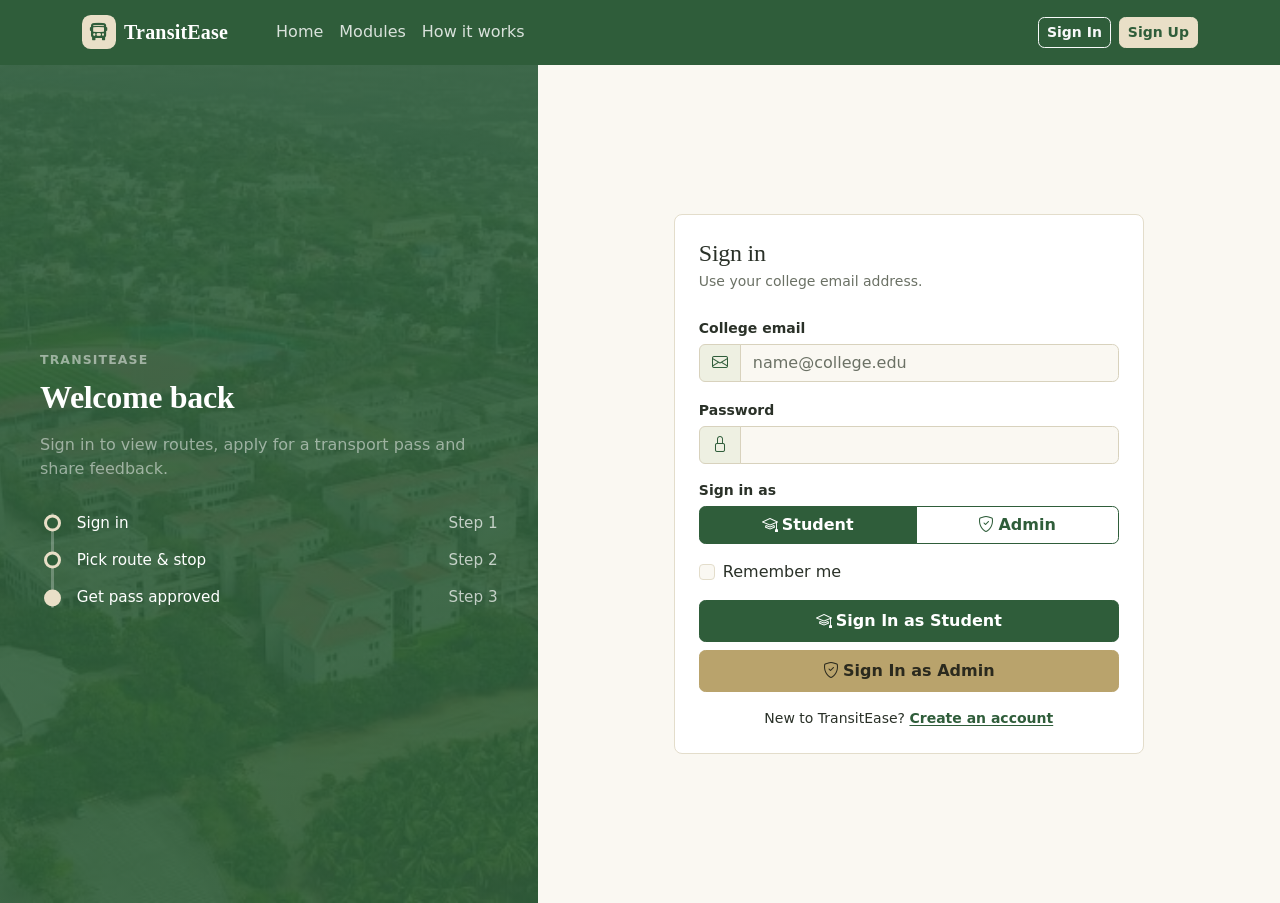
<file: signin.html>
<!DOCTYPE html>
<html lang="en">
<head>
  <meta charset="UTF-8">
  <meta name="viewport" content="width=device-width, initial-scale=1">
  <title>Sign In | TransitEase</title>
  <!-- Bootstrap 5.3.3 and Bootstrap Icons (CDN) -->
  <link href="https://cdn.jsdelivr.net/npm/bootstrap@5.3.3/dist/css/bootstrap.min.css" rel="stylesheet">
  <link href="https://cdn.jsdelivr.net/npm/bootstrap-icons@1.11.3/font/bootstrap-icons.min.css" rel="stylesheet">
  <!-- Common TransitEase styles -->
  <link href="responsive.css" rel="stylesheet">
</head>
<body>
  <nav class="navbar navbar-expand-lg navbar-dark public-navbar">
    <div class="container">
      <a class="navbar-brand" href="index.html"><span class="brand-mark"><i class="bi bi-bus-front-fill"></i></span>TransitEase</a>
      <button class="navbar-toggler" type="button" data-bs-toggle="collapse" data-bs-target="#publicMenu" aria-controls="publicMenu" aria-expanded="false" aria-label="Toggle navigation"><span class="navbar-toggler-icon"></span></button>
      <div class="collapse navbar-collapse" id="publicMenu">
        <ul class="navbar-nav me-auto mb-2 mb-lg-0 ms-lg-4">
          <li class="nav-item"><a class="nav-link" href="index.html">Home</a></li>
          <li class="nav-item"><a class="nav-link" href="index.html#modules">Modules</a></li>
          <li class="nav-item"><a class="nav-link" href="index.html#how">How it works</a></li>
        </ul>
        <div class="d-flex gap-2">
          <a class="btn btn-outline-light btn-sm" href="signin.html">Sign In</a>
          <a class="btn btn-light-mint btn-sm" href="signup.html">Sign Up</a>
        </div>
      </div>
    </div>
  </nav>
  <div class="auth-wrap">
    <aside class="auth-aside">
      <span class="eyebrow text-white-50 mb-2">TransitEase</span>
      <h2 class="mb-3">Welcome back</h2>
      <p class="text-white-50 mb-4">Sign in to view routes, apply for a transport pass and share feedback.</p>
      <ul class="route-line">
        <li class="start"><span>Sign in</span><span class="t">Step 1</span></li>
        <li><span>Pick route &amp; stop</span><span class="t">Step 2</span></li>
        <li class="end"><span>Get pass approved</span><span class="t">Step 3</span></li>
      </ul>
    </aside>
    <section class="auth-main">
      <div class="auth-card">
        <div class="card"><div class="card-body p-4">
          <h1 class="h4 mb-1">Sign in</h1>
          <p class="text-muted small mb-4">Use your college email address.</p>
          <!-- HTML5 validation only. The two buttons below send the user to the matching dashboard (formaction). -->
          <form action="student-dashboard.html" method="get">
            <div class="mb-3">
              <label for="email" class="form-label">College email</label>
              <div class="input-group">
                <span class="input-group-text"><i class="bi bi-envelope"></i></span>
                <input type="email" class="form-control" id="email" name="email" placeholder="name@college.edu" required autocomplete="username">
              </div>
            </div>
            <div class="mb-3">
              <label for="password" class="form-label">Password</label>
              <div class="input-group">
                <span class="input-group-text"><i class="bi bi-lock"></i></span>
                <input type="password" class="form-control" id="password" name="password" required minlength="6" autocomplete="current-password">
              </div>
            </div>
            <div class="mb-3">
              <span class="form-label d-block">Sign in as</span>
              <div class="btn-group w-100" role="group" aria-label="Role">
                <input type="radio" class="btn-check" name="role" id="roleStudent" value="student" checked>
                <label class="btn btn-outline-primary" for="roleStudent"><i class="bi bi-mortarboard me-1"></i>Student</label>
                <input type="radio" class="btn-check" name="role" id="roleAdmin" value="admin">
                <label class="btn btn-outline-primary" for="roleAdmin"><i class="bi bi-shield-check me-1"></i>Admin</label>
              </div>
            </div>
            <div class="form-check mb-3">
              <input class="form-check-input" type="checkbox" id="rememberMe">
              <label class="form-check-label" for="rememberMe">Remember me</label>
            </div>
            <div class="d-grid gap-2">
              <button type="submit" class="btn btn-primary py-2" formaction="student-dashboard.html"><i class="bi bi-mortarboard me-1"></i>Sign In as Student</button>
              <button type="submit" class="btn btn-secondary py-2" formaction="admin-dashboard.html"><i class="bi bi-shield-check me-1"></i>Sign In as Admin</button>
            </div>
          </form>
          <p class="text-center small mt-3 mb-0">New to TransitEase? <a href="signup.html" class="fw-semibold">Create an account</a></p>
        </div></div>
      </div>
    </section>
  </div>

  <!-- Bootstrap JS bundle (navbar toggler, dropdowns, collapse, offcanvas and modals). No custom JavaScript is used. -->
  <script src="https://cdn.jsdelivr.net/npm/bootstrap@5.3.3/dist/js/bootstrap.bundle.min.js"></script>
</body>
</html>
</file>
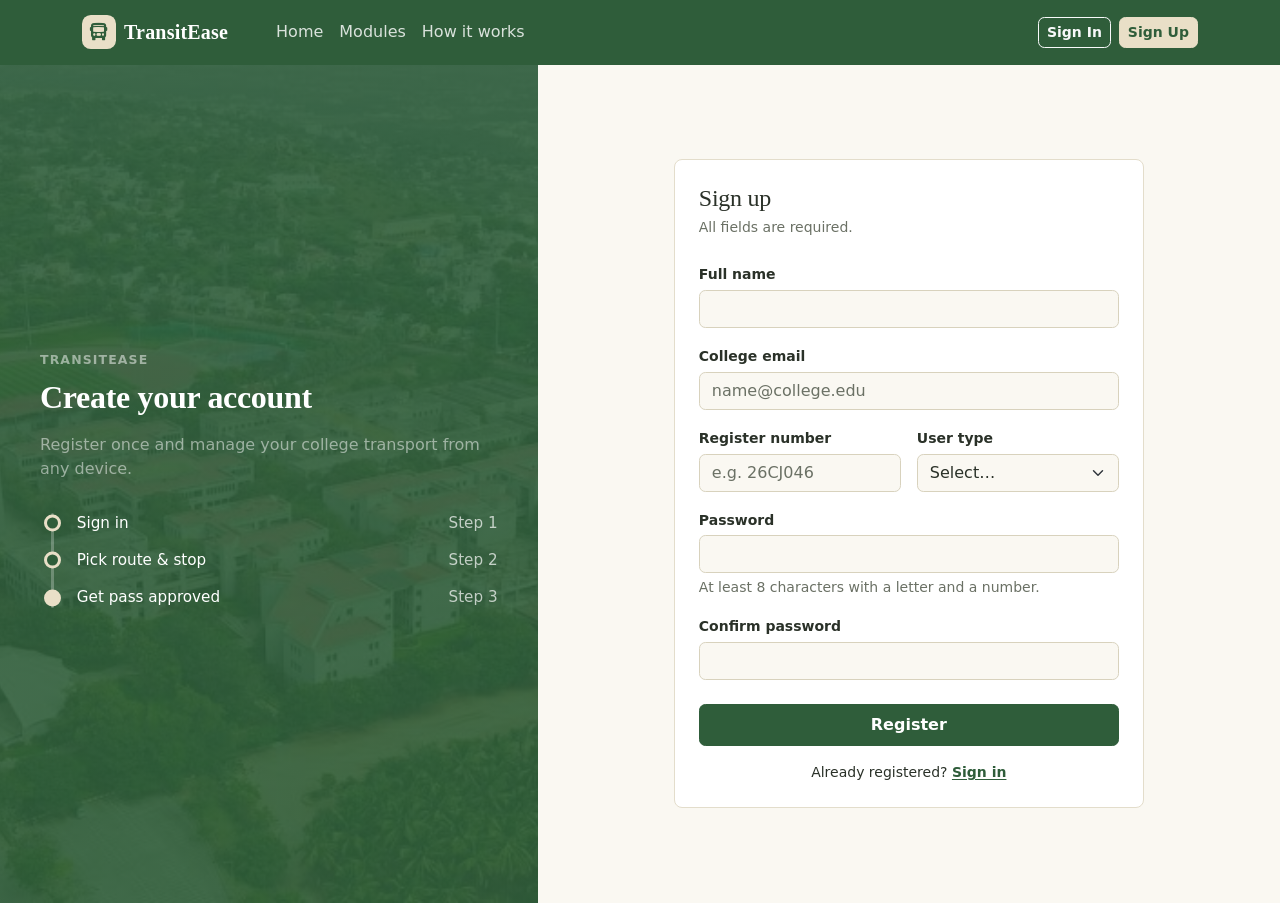
<file: signup.html>
<!DOCTYPE html>
<html lang="en">
<head>
  <meta charset="UTF-8">
  <meta name="viewport" content="width=device-width, initial-scale=1">
  <title>Sign Up | TransitEase</title>
  <!-- Bootstrap 5.3.3 and Bootstrap Icons (CDN) -->
  <link href="https://cdn.jsdelivr.net/npm/bootstrap@5.3.3/dist/css/bootstrap.min.css" rel="stylesheet">
  <link href="https://cdn.jsdelivr.net/npm/bootstrap-icons@1.11.3/font/bootstrap-icons.min.css" rel="stylesheet">
  <!-- Common TransitEase styles -->
  <link href="responsive.css" rel="stylesheet">
</head>
<body>
  <nav class="navbar navbar-expand-lg navbar-dark public-navbar">
    <div class="container">
      <a class="navbar-brand" href="index.html"><span class="brand-mark"><i class="bi bi-bus-front-fill"></i></span>TransitEase</a>
      <button class="navbar-toggler" type="button" data-bs-toggle="collapse" data-bs-target="#publicMenu" aria-controls="publicMenu" aria-expanded="false" aria-label="Toggle navigation"><span class="navbar-toggler-icon"></span></button>
      <div class="collapse navbar-collapse" id="publicMenu">
        <ul class="navbar-nav me-auto mb-2 mb-lg-0 ms-lg-4">
          <li class="nav-item"><a class="nav-link" href="index.html">Home</a></li>
          <li class="nav-item"><a class="nav-link" href="index.html#modules">Modules</a></li>
          <li class="nav-item"><a class="nav-link" href="index.html#how">How it works</a></li>
        </ul>
        <div class="d-flex gap-2">
          <a class="btn btn-outline-light btn-sm" href="signin.html">Sign In</a>
          <a class="btn btn-light-mint btn-sm" href="signup.html">Sign Up</a>
        </div>
      </div>
    </div>
  </nav>
  <div class="auth-wrap">
    <aside class="auth-aside">
      <span class="eyebrow text-white-50 mb-2">TransitEase</span>
      <h2 class="mb-3">Create your account</h2>
      <p class="text-white-50 mb-4">Register once and manage your college transport from any device.</p>
      <ul class="route-line">
        <li class="start"><span>Sign in</span><span class="t">Step 1</span></li>
        <li><span>Pick route &amp; stop</span><span class="t">Step 2</span></li>
        <li class="end"><span>Get pass approved</span><span class="t">Step 3</span></li>
      </ul>
    </aside>
    <section class="auth-main">
      <div class="auth-card">
        <div class="card"><div class="card-body p-4">
          <h1 class="h4 mb-1">Sign up</h1>
          <p class="text-muted small mb-4">All fields are required.</p>
          <form action="signin.html" method="get">
            <div class="mb-3">
              <label for="fullName" class="form-label">Full name</label>
              <input type="text" class="form-control" id="fullName" name="fullName" required minlength="3" maxlength="60" pattern="[A-Za-z][A-Za-z .']{2,59}" title="Letters only, at least 3 characters" autocomplete="name">
            </div>
            <div class="mb-3">
              <label for="email" class="form-label">College email</label>
              <input type="email" class="form-control" id="email" name="email" placeholder="name@college.edu" required autocomplete="username">
            </div>
            <div class="row g-3 mb-3">
              <div class="col-sm-6">
                <label for="regNo" class="form-label">Register number</label>
                <input type="text" class="form-control" id="regNo" name="regNo" placeholder="e.g. 26CJ046" required pattern="[A-Za-z0-9\-]{5,12}" maxlength="12" title="5 to 12 letters or digits">
              </div>
              <div class="col-sm-6">
                <label for="userType" class="form-label">User type</label>
                <select class="form-select" id="userType" name="userType" required>
                  <option value="">Select…</option>
                  <option value="student">Student</option>
                  <option value="admin">Admin</option>
                </select>
              </div>
            </div>
            <div class="mb-3">
              <label for="password" class="form-label">Password</label>
              <input type="password" class="form-control" id="password" name="password" required minlength="8" pattern="(?=.*[A-Za-z])(?=.*\d).{8,}" title="At least 8 characters with a letter and a number" autocomplete="new-password">
              <div class="form-text">At least 8 characters with a letter and a number.</div>
            </div>
            <div class="mb-4">
              <label for="confirmPassword" class="form-label">Confirm password</label>
              <input type="password" class="form-control" id="confirmPassword" name="confirmPassword" required minlength="8" autocomplete="new-password">
            </div>
            <button type="submit" class="btn btn-primary w-100 py-2">Register</button>
          </form>
          <p class="text-center small mt-3 mb-0">Already registered? <a href="signin.html" class="fw-semibold">Sign in</a></p>
        </div></div>
      </div>
    </section>
  </div>

  <!-- Bootstrap JS bundle (navbar toggler, dropdowns, collapse, offcanvas and modals). No custom JavaScript is used. -->
  <script src="https://cdn.jsdelivr.net/npm/bootstrap@5.3.3/dist/js/bootstrap.bundle.min.js"></script>
</body>
</html>
</file>
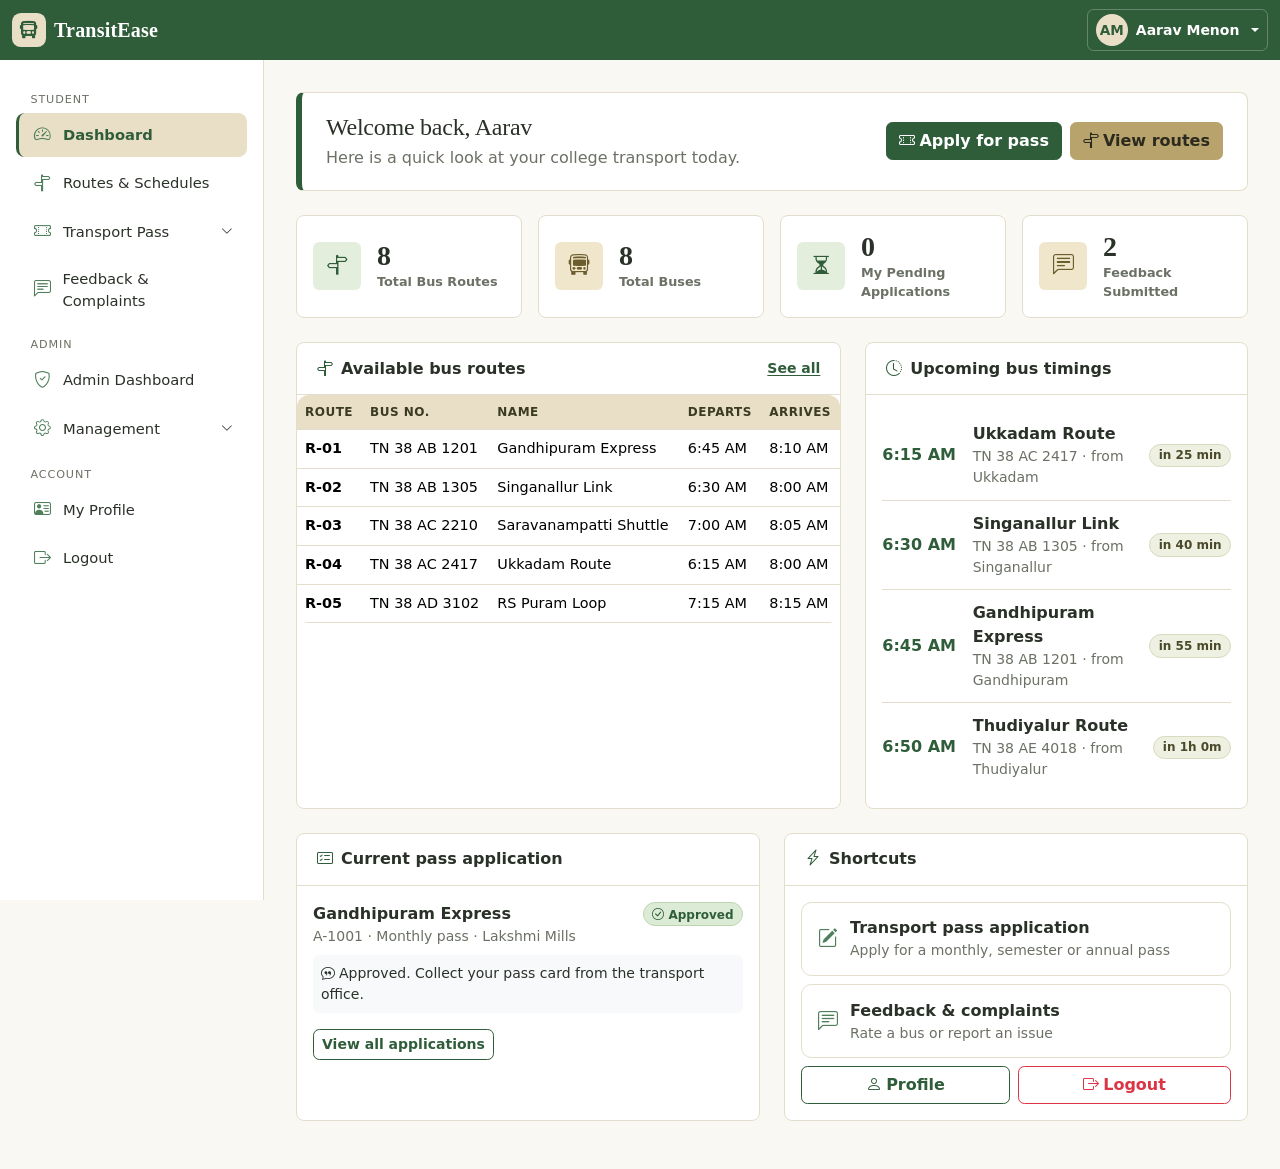
<file: student-dashboard.html>
<!DOCTYPE html>
<html lang="en">
<head>
  <meta charset="UTF-8">
  <meta name="viewport" content="width=device-width, initial-scale=1">
  <title>Student Dashboard | TransitEase</title>
  <!-- Bootstrap 5.3.3 and Bootstrap Icons (CDN) -->
  <link href="https://cdn.jsdelivr.net/npm/bootstrap@5.3.3/dist/css/bootstrap.min.css" rel="stylesheet">
  <link href="https://cdn.jsdelivr.net/npm/bootstrap-icons@1.11.3/font/bootstrap-icons.min.css" rel="stylesheet">
  <!-- Common TransitEase styles -->
  <link href="responsive.css" rel="stylesheet">
</head>
<body>
  <!-- Top navbar -->
  <nav class="navbar navbar-expand-lg navbar-dark app-navbar sticky-top py-0">
    <div class="container-fluid">
      <button class="navbar-toggler d-lg-none me-2" type="button" data-bs-toggle="offcanvas" data-bs-target="#sidebarMenu" aria-controls="sidebarMenu" aria-label="Open menu"><span class="navbar-toggler-icon"></span></button>
      <a class="navbar-brand" href="student-dashboard.html"><span class="brand-mark"><i class="bi bi-bus-front-fill"></i></span>TransitEase</a>
      <div class="dropdown ms-auto">
        <button class="btn btn-sm user-menu-btn dropdown-toggle d-flex align-items-center gap-2" type="button" data-bs-toggle="dropdown" aria-expanded="false">
          <span class="avatar">AM</span><span class="d-none d-sm-inline">Aarav Menon</span></button>
        <ul class="dropdown-menu dropdown-menu-end">
          <li><a class="dropdown-item" href="profile.html"><i class="bi bi-person me-2"></i>My Profile</a></li>
          <li><hr class="dropdown-divider"></li>
          <li><a class="dropdown-item text-danger" href="signin.html"><i class="bi bi-box-arrow-right me-2"></i>Logout</a></li>
        </ul>
      </div>
    </div>
  </nav>
  <div class="app-body">
    <!-- Sidebar: offcanvas on small screens, fixed panel on large screens -->
    <aside class="app-sidebar offcanvas-lg offcanvas-start" id="sidebarMenu" tabindex="-1" aria-label="Main navigation">
      <div class="offcanvas-header d-lg-none">
        <h5 class="offcanvas-title text-white"><i class="bi bi-bus-front-fill me-2"></i>TransitEase</h5>
        <button type="button" class="btn-close btn-close-white" data-bs-dismiss="offcanvas" data-bs-target="#sidebarMenu" aria-label="Close menu"></button>
      </div>
      <div class="offcanvas-body d-flex flex-column p-3">
        <div class="side-section">Student</div>
        <ul class="nav flex-column gap-1">
          <li class="nav-item"><a class="side-link active" href="student-dashboard.html" aria-current="page"><i class="bi bi-speedometer2"></i><span>Dashboard</span></a></li>
          <li class="nav-item"><a class="side-link" href="routes.html"><i class="bi bi-signpost-split"></i><span>Routes &amp; Schedules</span></a></li>
          <li class="nav-item">
            <a class="side-link" data-bs-toggle="collapse" href="#menuPass" role="button" aria-expanded="false" aria-controls="menuPass"><i class="bi bi-ticket-perforated"></i><span>Transport Pass</span><i class="bi bi-chevron-down chev"></i></a>
            <div class="collapse" id="menuPass"><ul class="side-sub"><li><a class="side-link" href="pass-application.html"><i class="bi bi-pencil-square"></i><span>Apply for Pass</span></a></li><li><a class="side-link" href="application-status.html"><i class="bi bi-card-checklist"></i><span>Application Status</span></a></li></ul></div></li>
          <li class="nav-item"><a class="side-link" href="feedback.html"><i class="bi bi-chat-left-text"></i><span>Feedback &amp; Complaints</span></a></li>
        </ul>
        <div class="side-section">Admin</div>
        <ul class="nav flex-column gap-1">
          <li class="nav-item"><a class="side-link" href="admin-dashboard.html"><i class="bi bi-shield-check"></i><span>Admin Dashboard</span></a></li>
          <li class="nav-item">
            <a class="side-link" data-bs-toggle="collapse" href="#menuAdmin" role="button" aria-expanded="false" aria-controls="menuAdmin"><i class="bi bi-gear"></i><span>Management</span><i class="bi bi-chevron-down chev"></i></a>
            <div class="collapse" id="menuAdmin"><ul class="side-sub"><li><a class="side-link" href="routes.html#admin-routes"><i class="bi bi-signpost"></i><span>Manage Routes</span></a></li><li><a class="side-link" href="application-status.html#admin-review"><i class="bi bi-check2-square"></i><span>Review Applications</span></a></li><li><a class="side-link" href="feedback.html#admin-feedback"><i class="bi bi-reply"></i><span>Manage Feedback</span></a></li></ul></div></li>
        </ul>
        <div class="side-section">Account</div>
        <ul class="nav flex-column gap-1">
          <li class="nav-item"><a class="side-link" href="profile.html"><i class="bi bi-person-vcard"></i><span>My Profile</span></a></li>
          <li class="nav-item"><a class="side-link" href="signin.html"><i class="bi bi-box-arrow-right"></i><span>Logout</span></a></li>
        </ul>
      </div>
    </aside>
    <main class="app-main" id="main">
      <div class="welcome-banner mb-4 d-flex flex-wrap justify-content-between align-items-center gap-3">
        <div><h1 class="h4 mb-1">Welcome back, Aarav</h1><p class="text-muted mb-0">Here is a quick look at your college transport today.</p></div>
        <div class="d-flex flex-wrap gap-2">
          <a href="pass-application.html" class="btn btn-primary"><i class="bi bi-ticket-perforated me-1"></i>Apply for pass</a>
          <a href="routes.html" class="btn btn-secondary"><i class="bi bi-signpost-split me-1"></i>View routes</a>
        </div>
      </div>

      <div class="row g-3 mb-4">
        <div class="col-12 col-sm-6 col-xl-3"><div class="card stat-card h-100"><div class="card-body">
          <span class="stat-icon "><i class="bi bi-signpost-split"></i></span>
          <div><div class="stat-value">8</div><div class="stat-label">Total Bus Routes</div></div></div></div></div>
        <div class="col-12 col-sm-6 col-xl-3"><div class="card stat-card h-100"><div class="card-body">
          <span class="stat-icon blue"><i class="bi bi-bus-front"></i></span>
          <div><div class="stat-value">8</div><div class="stat-label">Total Buses</div></div></div></div></div>
        <div class="col-12 col-sm-6 col-xl-3"><div class="card stat-card h-100"><div class="card-body">
          <span class="stat-icon "><i class="bi bi-hourglass-split"></i></span>
          <div><div class="stat-value">0</div><div class="stat-label">My Pending Applications</div></div></div></div></div>
        <div class="col-12 col-sm-6 col-xl-3"><div class="card stat-card h-100"><div class="card-body">
          <span class="stat-icon blue"><i class="bi bi-chat-left-text"></i></span>
          <div><div class="stat-value">2</div><div class="stat-label">Feedback Submitted</div></div></div></div></div>
      </div>

      <div class="row g-4 mb-4">
        <div class="col-lg-7"><div class="card h-100">
          <div class="card-header d-flex justify-content-between align-items-center"><span><i class="bi bi-signpost-split me-2 text-primary"></i>Available bus routes</span><a href="routes.html" class="small">See all</a></div>
          <div class="table-responsive"><table class="table table-hover">
            <thead><tr><th>Route</th><th>Bus No.</th><th>Name</th><th>Departs</th><th>Arrives</th></tr></thead>
            <tbody><tr><td class="fw-semibold">R-01</td><td>TN 38 AB 1201</td><td>Gandhipuram Express</td><td>6:45 AM</td><td>8:10 AM</td></tr><tr><td class="fw-semibold">R-02</td><td>TN 38 AB 1305</td><td>Singanallur Link</td><td>6:30 AM</td><td>8:00 AM</td></tr><tr><td class="fw-semibold">R-03</td><td>TN 38 AC 2210</td><td>Saravanampatti Shuttle</td><td>7:00 AM</td><td>8:05 AM</td></tr><tr><td class="fw-semibold">R-04</td><td>TN 38 AC 2417</td><td>Ukkadam Route</td><td>6:15 AM</td><td>8:00 AM</td></tr><tr><td class="fw-semibold">R-05</td><td>TN 38 AD 3102</td><td>RS Puram Loop</td><td>7:15 AM</td><td>8:15 AM</td></tr></tbody>
          </table></div></div></div>
        <div class="col-lg-5"><div class="card h-100">
          <div class="card-header"><i class="bi bi-clock-history me-2 text-primary"></i>Upcoming bus timings</div>
          <div class="card-body"><div class="timing-item"><span class="timing-time">6:15 AM</span><div class="flex-grow-1"><div class="fw-semibold">Ukkadam Route</div><div class="small text-muted">TN 38 AC 2417 · from Ukkadam</div></div><span class="badge badge-progress status-badge">in 25 min</span></div><div class="timing-item"><span class="timing-time">6:30 AM</span><div class="flex-grow-1"><div class="fw-semibold">Singanallur Link</div><div class="small text-muted">TN 38 AB 1305 · from Singanallur</div></div><span class="badge badge-progress status-badge">in 40 min</span></div><div class="timing-item"><span class="timing-time">6:45 AM</span><div class="flex-grow-1"><div class="fw-semibold">Gandhipuram Express</div><div class="small text-muted">TN 38 AB 1201 · from Gandhipuram</div></div><span class="badge badge-progress status-badge">in 55 min</span></div><div class="timing-item"><span class="timing-time">6:50 AM</span><div class="flex-grow-1"><div class="fw-semibold">Thudiyalur Route</div><div class="small text-muted">TN 38 AE 4018 · from Thudiyalur</div></div><span class="badge badge-progress status-badge">in 1h 0m</span></div></div></div></div>
      </div>

      <div class="row g-4">
        <div class="col-lg-6"><div class="card h-100">
          <div class="card-header"><i class="bi bi-card-checklist me-2 text-primary"></i>Current pass application</div>
          <div class="card-body">
            <div class="d-flex justify-content-between align-items-start mb-2"><div><div class="fw-semibold">Gandhipuram Express</div><div class="small text-muted">A-1001 · Monthly pass · Lakshmi Mills</div></div><span class="badge status-badge badge-approved"><i class="bi bi-check-circle me-1"></i>Approved</span></div>
            <div class="small bg-light rounded p-2 mt-2"><i class="bi bi-chat-quote me-1"></i>Approved. Collect your pass card from the transport office.</div>
            <a href="application-status.html" class="btn btn-outline-primary btn-sm mt-3">View all applications</a>
          </div></div></div>
        <div class="col-lg-6"><div class="card h-100">
          <div class="card-header"><i class="bi bi-lightning-charge me-2 text-primary"></i>Shortcuts</div>
          <div class="card-body d-grid gap-2">
            <a class="quick-link" href="pass-application.html"><i class="bi bi-pencil-square"></i><div><div class="fw-semibold">Transport pass application</div><div class="small text-muted">Apply for a monthly, semester or annual pass</div></div></a>
            <a class="quick-link" href="feedback.html"><i class="bi bi-chat-left-text"></i><div><div class="fw-semibold">Feedback &amp; complaints</div><div class="small text-muted">Rate a bus or report an issue</div></div></a>
            <div class="d-flex gap-2"><a class="btn btn-outline-primary flex-fill" href="profile.html"><i class="bi bi-person me-1"></i>Profile</a><a class="btn btn-outline-danger flex-fill" href="signin.html"><i class="bi bi-box-arrow-right me-1"></i>Logout</a></div>
          </div></div></div>
      </div>
    </main>
  </div>

  <!-- Bootstrap JS bundle (navbar toggler, dropdowns, collapse, offcanvas and modals). No custom JavaScript is used. -->
  <script src="https://cdn.jsdelivr.net/npm/bootstrap@5.3.3/dist/js/bootstrap.bundle.min.js"></script>
</body>
</html>
</file>
<file: responsive.css>
/* =========================================================
   TransitEase – common stylesheet (responsive.css)
   Theme: Forest & Sand – Forest Green + Sand + Off-white (flat cards, sidebar on the left)
   Loaded AFTER Bootstrap 5.3.3 so it can override its variables.
   ========================================================= */

/* ---------- 1. Design tokens ---------- */
:root {
  --te-primary: #2F5D3A;     /* Deep Teal   – brand, navbar, primary buttons */
  --te-secondary: #4F7F5B;   /* Muted Teal  – hover states               */
  --te-bg: #FAF8F2;          /* Very light mint – page background        */
  --te-accent: #E9DFC7;      /* Mint green  – highlights                 */
  --te-card: #FFFFFF;
  --te-dusty: #B9A36C;       /* Dusty blue  – secondary accent           */
  --te-pale: #EEF0E2;        /* Pale blue   – light blue background      */
  --te-text: #2A3128;        /* Dark charcoal                            */
  --te-muted: #6B7165;       /* Slate grey                               */
  --te-border: #E3DDCB;
  --te-radius: .75rem;
  --te-navbar-h: 60px;

  /* Re-point Bootstrap's own variables at the palette */
  --bs-body-bg: var(--te-bg);
  --bs-body-color: var(--te-text);
  --bs-body-font-family: "Segoe UI", system-ui, -apple-system, "Helvetica Neue", Arial, sans-serif;
  --bs-primary: #2F5D3A;
  --bs-primary-rgb: 47, 93, 58;
  --bs-link-color: #2F5D3A;
  --bs-link-color-rgb: 47, 93, 58;
  --bs-link-hover-color: #4F7F5B;
  --bs-link-hover-color-rgb: 79, 127, 91;
  --bs-border-color: var(--te-border);
  --bs-secondary-color: var(--te-muted);
  --bs-heading-color: var(--te-text);
}

body { background: var(--te-bg); color: var(--te-text); }
h1, h2, h3, h4, h5, h6 { color: var(--te-text); font-weight: 650; letter-spacing: -.01em; }
.text-muted, .text-body-secondary { color: var(--te-muted) !important; }
.text-primary { color: var(--te-primary) !important; }
.bg-primary { background-color: var(--te-primary) !important; }
a { text-underline-offset: 2px; }
:focus-visible { outline: 3px solid rgba(79, 127, 91, .45); outline-offset: 2px; }

/* ---------- 2. Buttons ---------- */
.btn { border-radius: .5rem; font-weight: 550; }
.btn-primary {
  --bs-btn-bg: #2F5D3A; --bs-btn-border-color: #2F5D3A; --bs-btn-color: #fff;
  --bs-btn-hover-bg: #4F7F5B; --bs-btn-hover-border-color: #4F7F5B; --bs-btn-hover-color: #fff;
  --bs-btn-active-bg: #3d6b49; --bs-btn-active-border-color: #3d6b49; --bs-btn-active-color: #fff;
  --bs-btn-disabled-bg: #2F5D3A; --bs-btn-disabled-border-color: #2F5D3A;
  --bs-btn-focus-shadow-rgb: 52, 124, 120;
}
.btn-outline-primary {
  --bs-btn-color: #2F5D3A; --bs-btn-border-color: #2F5D3A;
  --bs-btn-hover-bg: #2F5D3A; --bs-btn-hover-border-color: #2F5D3A; --bs-btn-hover-color: #fff;
  --bs-btn-active-bg: #2F5D3A; --bs-btn-active-border-color: #2F5D3A; --bs-btn-active-color: #fff;
  --bs-btn-focus-shadow-rgb: 52, 124, 120;
}
/* Secondary buttons use Dusty Blue; dark text keeps contrast readable */
.btn-secondary {
  --bs-btn-bg: #B9A36C; --bs-btn-border-color: #B9A36C; --bs-btn-color: #2B2A1E;
  --bs-btn-hover-bg: #4F7F5B; --bs-btn-hover-border-color: #4F7F5B; --bs-btn-hover-color: #fff;
  --bs-btn-active-bg: #3d6b49; --bs-btn-active-border-color: #3d6b49; --bs-btn-active-color: #fff;
  --bs-btn-focus-shadow-rgb: 185, 163, 108;
}
.btn-outline-secondary {
  --bs-btn-color: #5f5330; --bs-btn-border-color: #B9A36C;
  --bs-btn-hover-bg: #B9A36C; --bs-btn-hover-border-color: #B9A36C; --bs-btn-hover-color: #2B2A1E;
  --bs-btn-active-bg: #B9A36C; --bs-btn-active-border-color: #B9A36C; --bs-btn-active-color: #2B2A1E;
}
.btn-light-mint { background: var(--te-accent); border-color: var(--te-accent); color: var(--te-primary); }
.btn-light-mint:hover { background: #ddd0ae; color: var(--te-primary); }

/* ---------- 3. Cards, forms, tables ---------- */
.card {
  background: var(--te-card);
  border: 1px solid var(--te-border);
  border-radius: var(--te-radius);
  box-shadow: 0 1px 2px rgba(47, 93, 58, .06);
}
.card-header { background: #fff; border-bottom: 1px solid var(--te-border); font-weight: 600; padding: .85rem 1.25rem; border-radius: var(--te-radius) var(--te-radius) 0 0 !important; }
.card-footer { background: #fff; border-top: 1px solid var(--te-border); }

.form-control, .form-select { border-color: #d8d2bd; border-radius: .5rem; }
.form-control:focus, .form-select:focus { border-color: var(--te-secondary); box-shadow: 0 0 0 .2rem rgba(79, 127, 91, .18); }
.form-label { font-weight: 550; font-size: .875rem; margin-bottom: .3rem; }
.form-check-input:checked { background-color: var(--te-primary); border-color: var(--te-primary); }
.input-group-text { background: var(--te-pale); border-color: #d8d2bd; color: var(--te-primary); }
.form-text { color: var(--te-muted); }

.table { --bs-table-bg: transparent; --bs-table-hover-bg: var(--te-bg); margin-bottom: 0; vertical-align: middle; }
.table > thead > tr > th {
  background: var(--te-bg); color: #4d5448; font-size: .75rem; text-transform: uppercase;
  letter-spacing: .04em; font-weight: 650; border-bottom: 1px solid var(--te-border); white-space: nowrap;
}
.table > tbody > tr > td { border-color: var(--te-border); font-size: .9rem; }
.table-card { padding: 0; overflow: hidden; }
.table-responsive { border-radius: var(--te-radius); }
.empty-state { text-align: center; padding: 2.5rem 1rem; color: var(--te-muted); }
.empty-state i { font-size: 2rem; color: var(--te-dusty); display: block; margin-bottom: .5rem; }

.modal-content { border: 0; border-radius: var(--te-radius); box-shadow: 0 10px 30px rgba(47, 93, 58, .18); }
.modal-header { border-bottom: 1px solid var(--te-border); }
.modal-footer { border-top: 1px solid var(--te-border); }
.alert { border-radius: .6rem; font-size: .92rem; }
.alert-success { background: #E9DFC7; border-color: #d3c7a3; color: #24472c; }
.alert-info { background: #EEF0E2; border-color: #d9d9bd; color: #4a4a2a; }
.alert-warning { background: #FFF4DC; border-color: #f0dfb4; color: #6b4600; }
.alert-danger { background: #FBE9E9; border-color: #efc7c7; color: #7d2626; }

/* ---------- 4. Status badges (Pending / Approved / Rejected / In Progress / Resolved) ---------- */
.status-badge { font-weight: 600; font-size: .75rem; padding: .4em .7em; border-radius: 2rem; border: 1px solid transparent; }
.badge-pending  { background: #FFF1D6; color: #7a4b00; border-color: #e6d3a0; }
.badge-approved { background: #E9DFC7; color: #2F5D3A; border-color: #d3c7a3; }
.badge-rejected { background: #F8E1E1; color: #8a2d2d; border-color: #eec3c3; }
.badge-progress { background: #EEF0E2; color: #4a4a2a; border-color: #d9d9bd; }
.badge-resolved { background: #4F7F5B; color: #fff; }
.badge-role { background: var(--te-accent); color: var(--te-primary); font-weight: 600; }
.badge-type { background: var(--te-pale); color: #4a4a2a; font-weight: 600; }
.rating-stars { color: #b7791f; white-space: nowrap; letter-spacing: 1px; }

/* ---------- 5. App shell: navbar + sidebar + main ---------- */
.app-navbar, .public-navbar { background: var(--te-primary); }
.app-navbar { height: var(--te-navbar-h); z-index: 1030; }
.navbar-brand { font-weight: 700; letter-spacing: .01em; display: inline-flex; align-items: center; gap: .5rem; }
.brand-mark {
  width: 34px; height: 34px; border-radius: .55rem; background: var(--te-accent); color: var(--te-primary);
  display: inline-flex; align-items: center; justify-content: center; font-size: 1.1rem;
}
.navbar .nav-link { color: rgba(255, 255, 255, .82); }
.navbar .nav-link:hover, .navbar .nav-link.active { color: #fff; }
.avatar {
  width: 32px; height: 32px; border-radius: 50%; background: var(--te-accent); color: var(--te-primary);
  display: inline-flex; align-items: center; justify-content: center; font-weight: 700; font-size: .85rem; flex-shrink: 0;
}
.avatar-lg { width: 84px; height: 84px; font-size: 2rem; }
.user-menu-btn { color: #fff; border: 1px solid rgba(255, 255, 255, .25); background: transparent; }
.user-menu-btn:hover, .user-menu-btn:focus, .user-menu-btn.show { color: #fff; background: var(--te-secondary); border-color: var(--te-secondary); }
.dropdown-menu { border-color: var(--te-border); border-radius: .6rem; box-shadow: 0 8px 24px rgba(47, 93, 58, .12); }
.dropdown-item:hover, .dropdown-item:focus { background: var(--te-accent); color: var(--te-primary); }

.app-body { display: flex; min-height: calc(100vh - var(--te-navbar-h)); }
.app-sidebar { --bs-offcanvas-bg: #fff; --bs-offcanvas-width: 280px; }
.app-sidebar .offcanvas-header { background: var(--te-primary); color: #fff; }
.app-main { flex: 1 1 auto; min-width: 0; padding: 1.5rem 1rem 3rem; }

@media (min-width: 992px) {
  .app-sidebar.offcanvas-lg {
    position: sticky !important; top: var(--te-navbar-h); align-self: flex-start;
    width: 264px !important; flex: 0 0 264px; height: calc(100vh - var(--te-navbar-h)) !important;
    background: #fff !important; border-right: 1px solid var(--te-border) !important; overflow-y: auto;
  }
  .app-main { padding: 2rem 2rem 3rem; }
}

.side-section { font-size: .7rem; text-transform: uppercase; letter-spacing: .08em; color: var(--te-muted); padding: .25rem .9rem; margin-top: .75rem; }
.side-link {
  color: var(--te-text); display: flex; align-items: center; gap: .65rem; padding: .6rem .9rem;
  border-radius: .55rem; font-size: .92rem; font-weight: 500; border-left: 3px solid transparent;
}
.side-link i.bi:first-child { color: var(--te-secondary); font-size: 1.05rem; width: 1.2rem; text-align: center; }
.side-link:hover { background: var(--te-accent); color: var(--te-primary); }
.side-link.active { background: var(--te-accent); color: var(--te-primary); border-left-color: var(--te-primary); font-weight: 650; }
.side-link .chev { margin-left: auto; font-size: .75rem; transition: transform .2s; }
.side-link[aria-expanded="true"] .chev { transform: rotate(180deg); }
.side-sub { list-style: none; padding: .1rem 0 .3rem 2.1rem; margin: 0; }
.side-sub .side-link { padding: .42rem .75rem; font-size: .87rem; }
.side-user { background: var(--te-bg); border: 1px solid var(--te-border); border-radius: .75rem; padding: .75rem; }

/* ---------- 6. Page header & stat cards ---------- */
.page-header h1 { font-size: 1.55rem; }
.stat-card .card-body { display: flex; align-items: center; gap: 1rem; }
.stat-icon {
  width: 48px; height: 48px; border-radius: .75rem; display: inline-flex; align-items: center; justify-content: center;
  font-size: 1.3rem; background: var(--te-accent); color: var(--te-primary); flex-shrink: 0;
}
.stat-icon.blue { background: var(--te-pale); color: #6b5d2c; }
.stat-value { font-size: 1.75rem; font-weight: 700; line-height: 1.1; color: var(--te-text); }
.stat-label { font-size: .8rem; color: var(--te-muted); font-weight: 550; }
.welcome-banner {
  background: var(--te-card); border: 1px solid var(--te-border); border-left: 5px solid var(--te-primary);
  border-radius: var(--te-radius); padding: 1.25rem 1.5rem;
}
.quick-link { display: flex; align-items: center; gap: .75rem; padding: .85rem 1rem; border: 1px solid var(--te-border); border-radius: .65rem; color: var(--te-text); text-decoration: none; background: #fff; }
.quick-link:hover { background: var(--te-accent); border-color: #d3c7a3; color: var(--te-primary); }
.quick-link i { font-size: 1.25rem; color: var(--te-secondary); }
.timing-item { display: flex; align-items: center; gap: .9rem; padding: .7rem 0; border-bottom: 1px solid var(--te-border); }
.timing-item:last-child { border-bottom: 0; }
.timing-time { min-width: 76px; font-weight: 700; color: var(--te-primary); }

/* ---------- 7. Public pages: home, sign in, sign up ---------- */
.public-navbar { padding: .65rem 0; }
.hero { background: var(--te-bg); padding: 3.5rem 0 3rem; position: relative; overflow: hidden; }
.hero h1 { font-size: clamp(2rem, 4.6vw, 3.1rem); line-height: 1.12; font-weight: 750; }
.hero .lead { color: #4d5448; max-width: 34rem; }
.eyebrow { display: inline-block; font-size: .78rem; font-weight: 700; letter-spacing: .09em; text-transform: uppercase; color: var(--te-secondary); }

/* Route-line motif – the visual identity of TransitEase */
.route-card { background: #fff; border: 1px solid var(--te-border); border-radius: 1rem; padding: 1.5rem; box-shadow: 0 10px 30px rgba(47, 93, 58, .08); }
.route-line { list-style: none; margin: 0; padding: 0; position: relative; }
.route-line::before { content: ""; position: absolute; left: 11px; top: 8px; bottom: 8px; width: 3px; background: var(--te-accent); border-radius: 2px; }
.route-line li { position: relative; padding: .45rem 0 .45rem 2.3rem; display: flex; justify-content: space-between; gap: 1rem; font-size: .95rem; }
.route-line li::before {
  content: ""; position: absolute; left: 4px; top: 50%; transform: translateY(-50%); width: 17px; height: 17px;
  border-radius: 50%; background: #fff; border: 3px solid var(--te-secondary);
}
.route-line li.start::before { border-color: var(--te-dusty); }
.route-line li.end::before { background: var(--te-primary); border-color: var(--te-primary); }
.route-line .t { color: var(--te-muted); font-variant-numeric: tabular-nums; }

.module-card { height: 100%; transition: border-color .15s, transform .15s; }
.module-card:hover { border-color: var(--te-secondary); transform: translateY(-2px); }
.module-no { font-size: .8rem; font-weight: 700; color: var(--te-dusty); letter-spacing: .08em; }
.band { background: #fff; border-top: 1px solid var(--te-border); border-bottom: 1px solid var(--te-border); }
.step-no {
  width: 38px; height: 38px; border-radius: 50%; background: var(--te-primary); color: #fff;
  display: inline-flex; align-items: center; justify-content: center; font-weight: 700; flex-shrink: 0;
}
.site-footer { background: var(--te-primary); color: rgba(255, 255, 255, .8); font-size: .9rem; }
.site-footer a { color: #fff; }

.auth-wrap { min-height: calc(100vh - 62px); display: flex; }
.auth-aside { background: var(--te-primary); color: #fff; padding: 2.5rem; display: none; flex: 0 0 42%; flex-direction: column; justify-content: center; }
.auth-aside h2 { color: #fff; }
.auth-aside .route-line::before { background: rgba(255, 255, 255, .25); }
.auth-aside .route-line li::before { background: var(--te-primary); border-color: var(--te-accent); }
.auth-aside .route-line li.end::before { background: var(--te-accent); }
.auth-aside .t { color: rgba(255, 255, 255, .7); }
.auth-main { flex: 1; display: flex; align-items: center; justify-content: center; padding: 2rem 1rem; }
.auth-card { width: 100%; max-width: 470px; }
.demo-box { background: var(--te-pale); border: 1px dashed var(--te-dusty); border-radius: .6rem; font-size: .85rem; padding: .75rem .9rem; }
@media (min-width: 992px) { .auth-aside { display: flex; } }

/* ---------- 8. Misc components ---------- */
.rating-pick .btn { min-width: 3rem; }
.btn-check:checked + .btn-outline-primary i { color: #fff; }
.detail-grid dt { font-size: .75rem; text-transform: uppercase; letter-spacing: .04em; color: var(--te-muted); font-weight: 650; }
.detail-grid dd { margin-bottom: .9rem; }
.fee-box { background: var(--te-accent); border-radius: .65rem; padding: 1rem 1.1rem; color: var(--te-primary); }
.fee-box .amount { font-size: 1.6rem; font-weight: 750; }
.truncate-cell { max-width: 240px; white-space: nowrap; overflow: hidden; text-overflow: ellipsis; }
.stop-list { max-width: 280px; font-size: .84rem; color: #4d5448; }
.filter-bar .form-select, .filter-bar .form-control { font-size: .9rem; }
.nav-pills .nav-link { color: var(--te-text); font-weight: 550; font-size: .9rem; }
.nav-pills .nav-link.active { background: var(--te-primary); color: #fff; }
.nav-pills .nav-link .count { background: rgba(47, 93, 58, .12); color: inherit; border-radius: 1rem; padding: 0 .5rem; margin-left: .25rem; font-size: .75rem; }
.nav-pills .nav-link.active .count { background: rgba(255, 255, 255, .22); }

/* ---------- 9. Small-screen refinements ---------- */
@media (max-width: 575.98px) {
  .page-header h1 { font-size: 1.3rem; }
  .stat-value { font-size: 1.5rem; }
  .hero { padding: 2rem 0; }
  .btn-block-sm { width: 100%; }
  .truncate-cell { max-width: 160px; }
}
img, svg { max-width: 100%; }
.min-w-0 { min-width: 0; }


/* =========================================================
   FOREST & SAND THEME OVERRIDES
   Flat bordered cards (no shadows), serif headings, sidebar on the left
   ========================================================= */
h1, h2, h3, h4, h5, h6, .navbar-brand, .stat-value { font-family: Georgia, "Times New Roman", serif; }
.card, .route-card { box-shadow: none; border-radius: .5rem; }
.card:hover, .module-card:hover { box-shadow: none; }
.module-card:hover { transform: none; border-color: var(--te-primary); }
.welcome-banner { border-radius: .5rem; border-left-width: 6px; background: #fff; }
.page-header { border-bottom: 2px solid var(--te-primary); padding-bottom: 1rem; }
.btn, .form-control, .form-select, .modal-content, .alert, .dropdown-menu { border-radius: .4rem; }
.stat-icon { border-radius: .4rem; }
.table > thead > tr > th { background: var(--te-accent); color: #3b3a22; }

/* Success / approved colours stay green (sand is used for highlights) */
.alert-success { background: #E3EEDD; border-color: #c4dbbb; color: #24472c; }
.badge-approved { background: #DCEBD6; color: #2F5D3A; border-color: #bcd6b2; }
.stat-icon { background: #E3EEDD; color: #2F5D3A; }
.stat-icon.blue { background: #EFE6CB; color: #6b5d2c; }
.avatar { background: #E9DFC7; }
.btn-light-mint { background: #E9DFC7; border-color: #E9DFC7; color: #2F5D3A; }
.btn-light-mint:hover { background: #ddd0ae; }

/* Sidebar on the LEFT-hand side (default); slides in from the left on small screens */
.side-link { border-left: 3px solid transparent; border-right: 0; }
.side-link.active { border-left-color: var(--te-primary); }

/* Sidebar, shortcut and dropdown links should not be underlined */
.side-link, .side-link:hover, .quick-link, .quick-link:hover, .dropdown-item { text-decoration: none; }

/* =========================================================
   ROUTE "MENU" CARDS (like items on a food-ordering app) and college images
   ========================================================= */
.route-menu-card { overflow: hidden; transition: border-color .15s; }
.route-menu-card:hover { border-color: var(--te-primary); }
.route-menu-card .route-img { position: relative; height: 150px; background: var(--te-accent); }
.route-menu-card .route-img img { width: 100%; height: 100%; object-fit: cover; display: block; }
.route-menu-card .route-img img.pos-0 { object-position: 20% 30%; }
.route-menu-card .route-img img.pos-1 { object-position: 75% 25%; }
.route-menu-card .route-img img.pos-2 { object-position: 45% 70%; }
.route-menu-card .route-img img.pos-3 { object-position: 85% 85%; }
.route-tag { position: absolute; top: .75rem; left: .75rem; background: var(--te-primary); color: #fff; font-size: .8rem; padding: .4em .7em; border-radius: .3rem; }
.route-state { position: absolute; top: .7rem; right: .75rem; }
.stop-chip { display: inline-block; background: var(--te-accent); color: #3b3a22; font-size: .75rem; padding: .2rem .55rem; border-radius: 1rem; margin: 0 .25rem .3rem 0; }
.route-price { font-family: Georgia, "Times New Roman", serif; font-size: 1.35rem; font-weight: 700; color: var(--te-primary); line-height: 1; }
.route-price small { font-family: var(--bs-body-font-family); font-size: .75rem; font-weight: 500; color: var(--te-muted); }
.route-off .route-img img { filter: grayscale(1); opacity: .7; }
.route-off .card-body { opacity: .7; }

.campus-img { width: 100%; height: 230px; object-fit: cover; border-radius: .5rem; border: 1px solid var(--te-border); display: block; }
.auth-aside {
  background: linear-gradient(rgba(47, 93, 58, .9), rgba(47, 93, 58, .9)), url("images/college.jpg") center / cover no-repeat;
}
</file>
